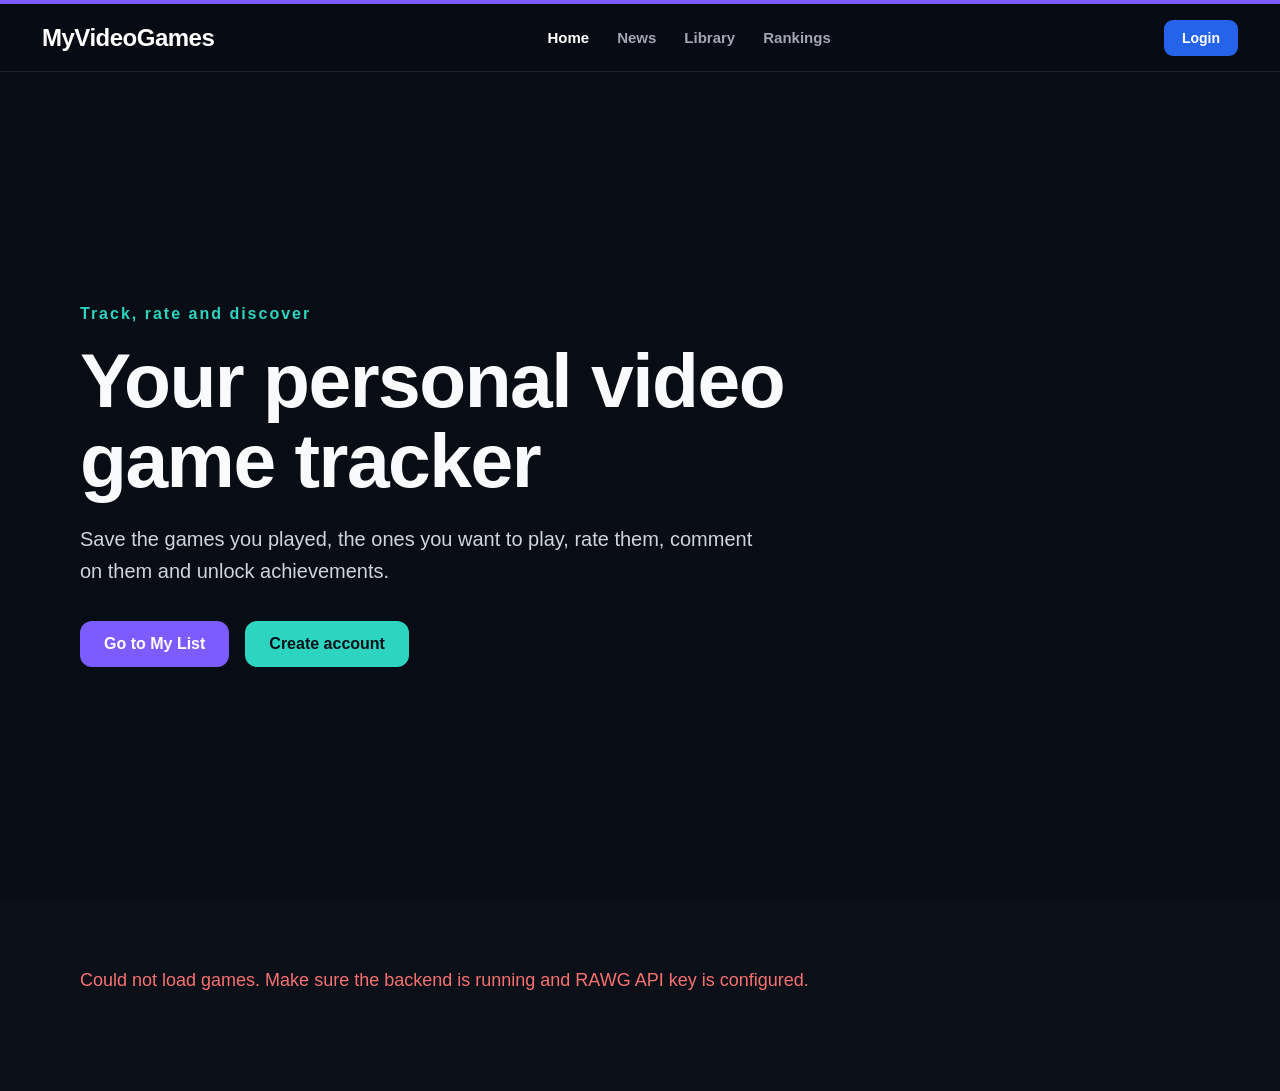
<file: frontend/index.html>
<!DOCTYPE html>
<html lang="en">
<head>
    <meta charset="UTF-8">
    <meta name="viewport" content="width=device-width, initial-scale=1.0">
    <title>MyVideoGames</title>

    <link rel="stylesheet" href="css/style.css">
</head>
<body>

    <header class="site-header">
        <a href="index.html" class="logo">MyVideoGames</a>

        <nav class="main-nav">
            <a href="index.html" class="active">Home</a>
            <a href="news.html">News</a>
            <a href="library.html">Library</a>
            <a href="rankings.html">Rankings</a>
        </nav>

        <div id="user-menu-container"></div>
    </header>

    <main>
        <section class="home-hero">
            <div class="hero-content">
                <p class="hero-kicker">Track, rate and discover</p>

                <h1>Your personal video game tracker</h1>

                <p class="hero-text">
                    Save the games you played, the ones you want to play, rate them,
                    comment on them and unlock achievements.
                </p>

                <div class="hero-actions" id="homeHeroActions">
                    <!-- JavaScript fills this depending on login state -->
                </div>
            </div>
        </section>

        <section class="home-games-area">
            <div id="home-categories-container"></div>
        </section>
    </main>

    <script src="js/auth.js"></script>
    <script src="js/api.js"></script>
    <script src="js/achievements.js"></script>
    <script src="js/app.js"></script>
</body>
</html>
</file>
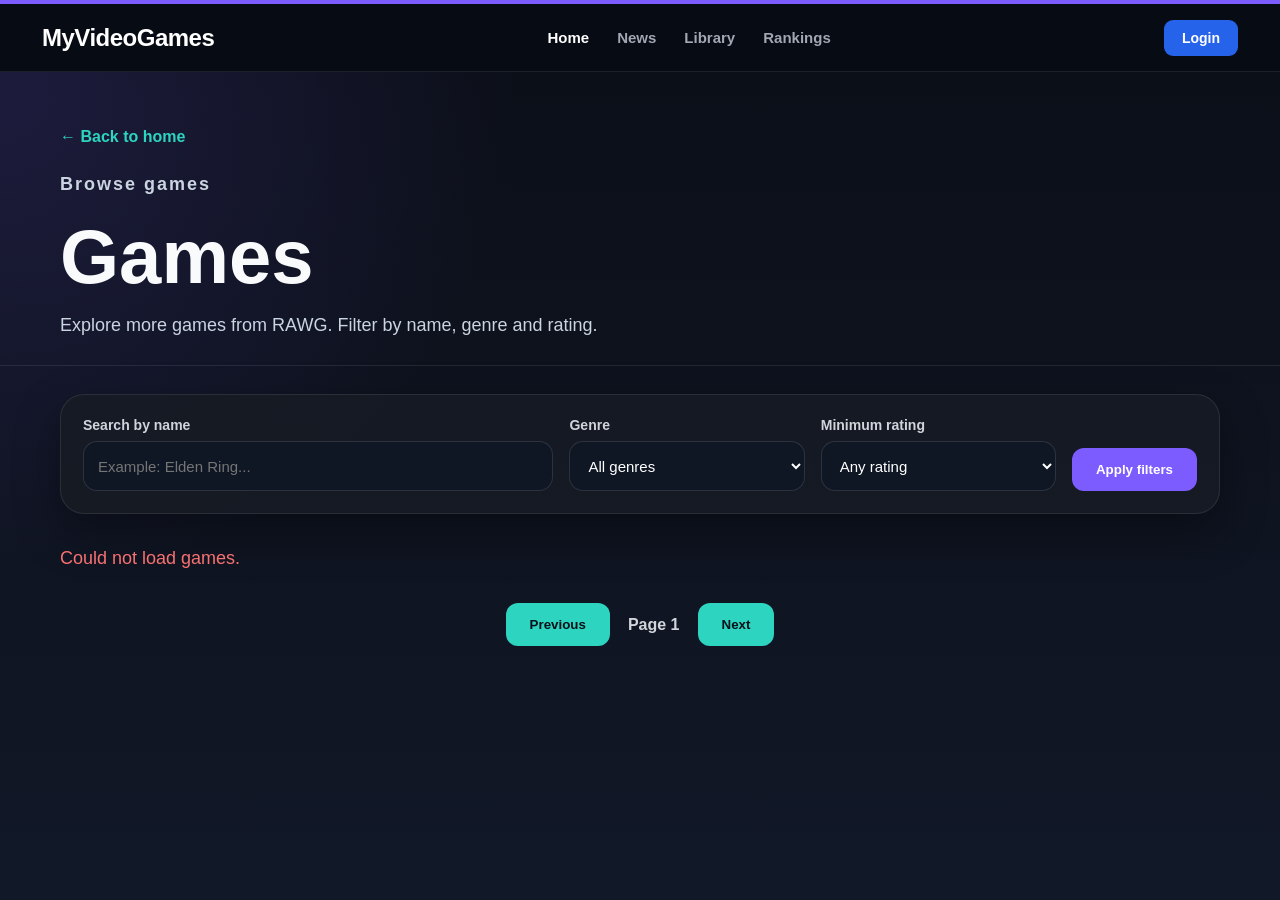
<file: frontend/category.html>
<!DOCTYPE html>
<html lang="en">
<head>
    <meta charset="UTF-8">
    <meta name="viewport" content="width=device-width, initial-scale=1.0">
    <title>Browse Games - MyVideoGames</title>

    <link rel="stylesheet" href="css/style.css">
</head>
<body>

    <header class="site-header">
        <a href="index.html" class="logo">MyVideoGames</a>

        <nav class="main-nav">
            <a href="index.html" class="active">Home</a>
            <a href="news.html">News</a>
            <a href="library.html">Library</a>
            <a href="rankings.html">Rankings</a>
        </nav>

        <div id="user-menu-container"></div>
    </header>

    <main class="category-page">
        <section class="category-page-hero">
            <a href="index.html" class="back-link">← Back to home</a>

            <p class="hero-kicker">Browse games</p>
            <h1 id="categoryTitle">Games</h1>
            <p>
                Explore more games from RAWG. Filter by name, genre and rating.
            </p>
        </section>

        <section class="category-filter-panel">
            <div class="category-filters">
                <div class="form-field">
                    <label for="categorySearchInput">Search by name</label>
                    <input type="text" id="categorySearchInput" placeholder="Example: Elden Ring..." />
                </div>

                <div class="form-field">
                    <label for="categoryGenreSelect">Genre</label>
                    <select id="categoryGenreSelect">
                        <option value="">All genres</option>
                        <option value="action">Action</option>
                        <option value="adventure">Adventure</option>
                        <option value="rpg">RPG</option>
                        <option value="shooter">Shooter</option>
                        <option value="indie">Indie</option>
                        <option value="strategy">Strategy</option>
                        <option value="sports">Sports</option>
                        <option value="racing">Racing</option>
                        <option value="simulation">Simulation</option>
                        <option value="puzzle">Puzzle</option>
                        <option value="platformer">Platformer</option>
                    </select>
                </div>

                <div class="form-field">
                    <label for="categoryRatingSelect">Minimum rating</label>
                    <select id="categoryRatingSelect">
                        <option value="">Any rating</option>
                        <option value="2">2+</option>
                        <option value="3">3+</option>
                        <option value="3.5">3.5+</option>
                        <option value="4">4+</option>
                        <option value="4.5">4.5+</option>
                    </select>
                </div>

                <button type="button" class="btn btn-primary" id="applyCategoryFilters">
                    Apply filters
                </button>
            </div>
        </section>

        <section class="category-results-section">
            <div id="categoryGamesContainer" class="category-games-grid">
                <p class="loading-message">Loading games...</p>
            </div>

            <div class="category-pagination">
                <button type="button" class="btn btn-secondary" id="prevPageButton">
                    Previous
                </button>

                <span id="pageIndicator">Page 1</span>

                <button type="button" class="btn btn-secondary" id="nextPageButton">
                    Next
                </button>
            </div>
        </section>
    </main>

    <script src="js/auth.js"></script>
    <script src="js/api.js"></script>
    <script src="js/achievements.js"></script>
    <script src="js/category.js"></script>
</body>
</html>
</file>
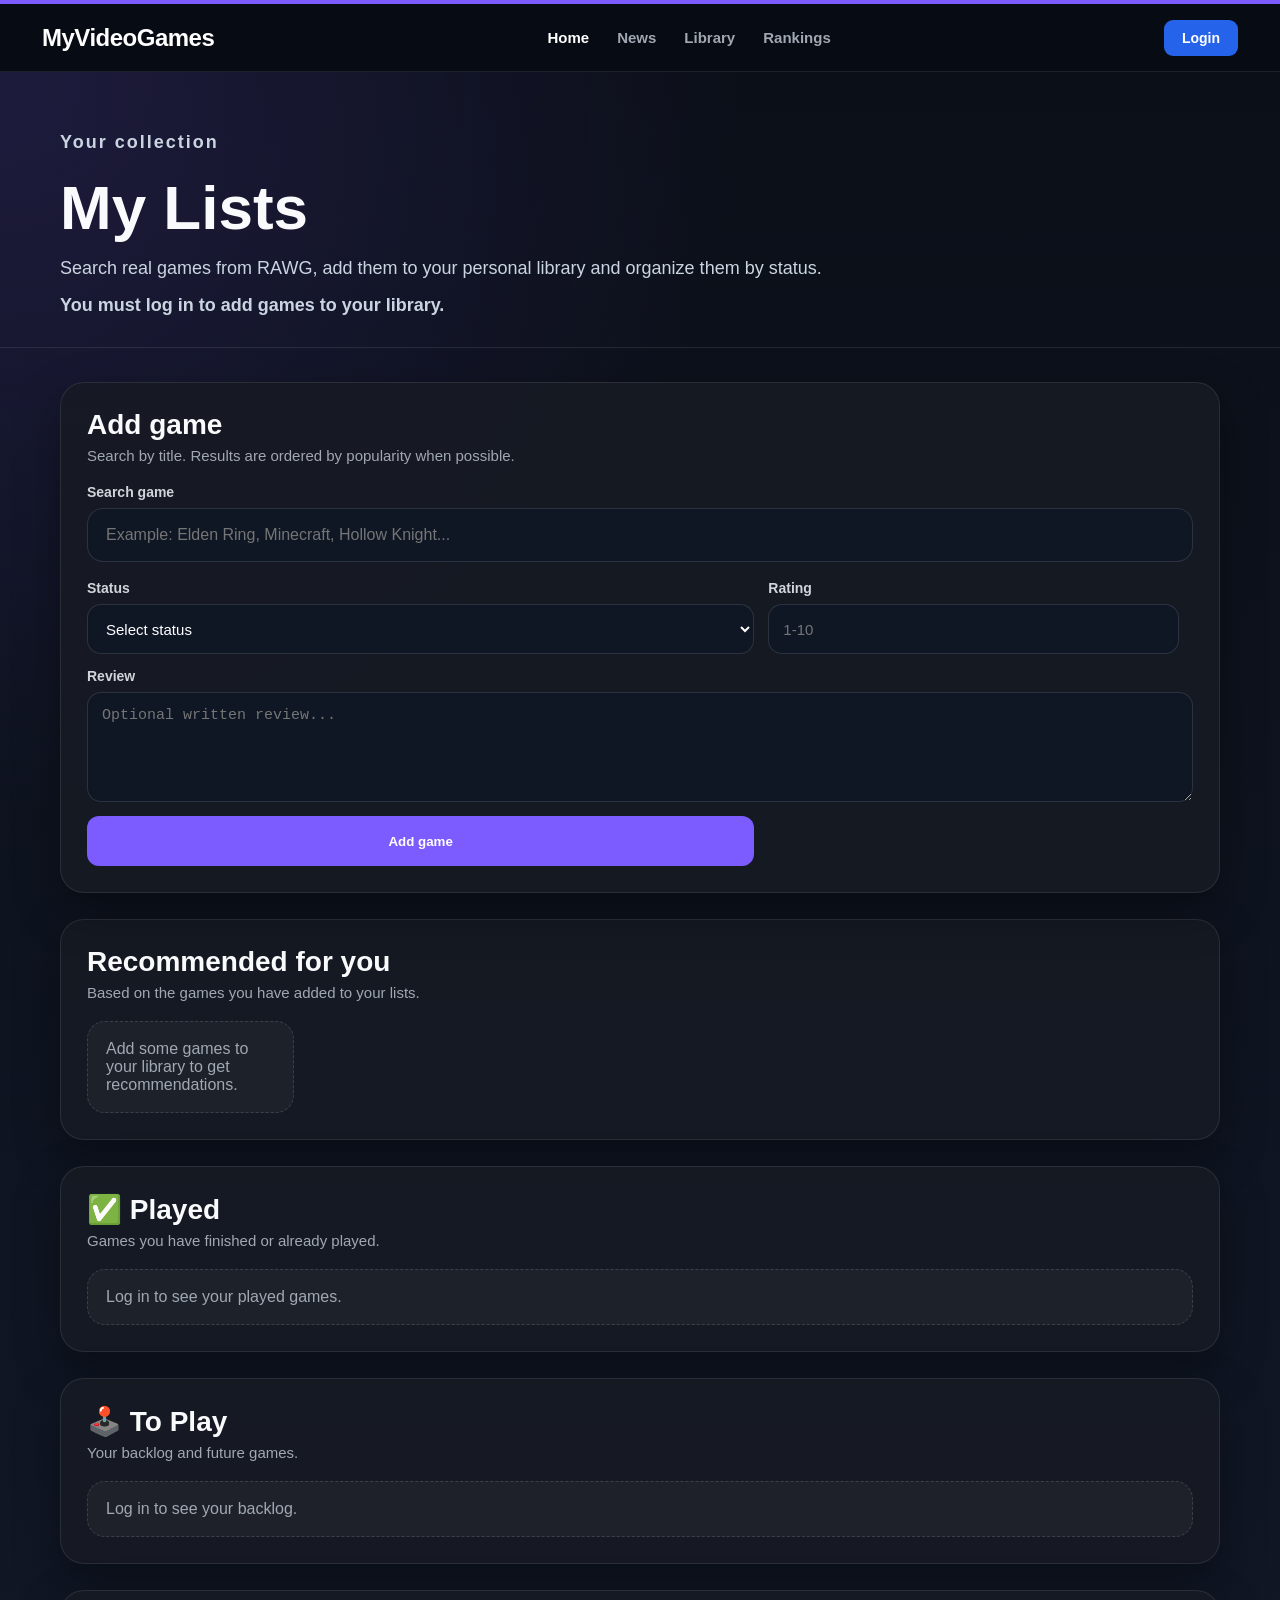
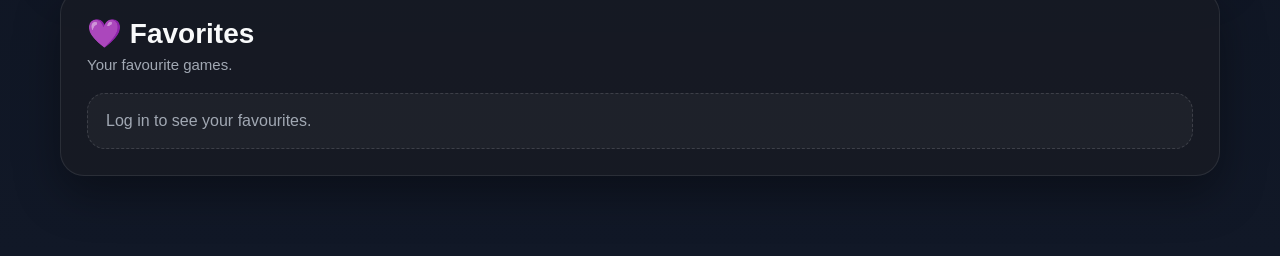
<file: frontend/library.html>
<!DOCTYPE html>
<html lang="en">
<head>
  <meta charset="UTF-8" />
  <meta name="viewport" content="width=device-width, initial-scale=1.0" />
  <title>My Lists - My Video Game List</title>
  <link rel="stylesheet" href="css/style.css" />
</head>
<body>
  <header class="site-header">
    <a href="index.html" class="logo">MyVideoGames</a>
    <nav class="main-nav">
      <a href="index.html" class="active">Home</a>
      <a href="news.html">News</a>
      <a href="library.html">Library</a>
      <a href="rankings.html">Rankings</a>
  </nav>

    <div id="user-menu-container"></div>
  </header>

  <main class="library-page">
    <section class="library-hero">
      <div>
        <p class="hero-kicker">Your collection</p>
        <h1>My Lists</h1>
        <p>Search real games from RAWG, add them to your personal library and organize them by status.</p>
        <p id="welcomeUser" class="welcome-user"></p>
      </div>
    </section>

    <section class="library-layout">
      <section class="library-panel add-game-panel">
        <div class="section-header">
          <h2>Add game</h2>
          <p>Search by title. Results are ordered by popularity when possible.</p>
        </div>

        <div class="game-search-box">
          <label for="gameSearchInput">Search game</label>
          <input type="text" id="gameSearchInput" placeholder="Example: Elden Ring, Minecraft, Hollow Knight..." autocomplete="off" />
          <div id="searchResults" class="search-results"></div>
        </div>

        <div id="selectedGamePreview" class="selected-game-preview" style="display: none;"></div>

        <form id="quickAddForm" class="quick-form library-add-form">
          <input type="hidden" id="selectedGameId" />
          <input type="hidden" id="selectedGameTitle" />

          <div class="form-field">
            <label for="gameStatus">Status</label>
            <select id="gameStatus" required>
              <option value="">Select status</option>
              <option value="played">Played</option>
              <option value="toplay">To Play</option>
              <option value="favorite">Favorite</option>
            </select>
          </div>

          <div class="form-field">
            <label for="gameRating">Rating</label>
            <input type="number" id="gameRating" min="1" max="10" placeholder="1-10" />
          </div>
          <div class="form-field full-library-field">
            <label for="gameReview">Review</label>
            <textarea id="gameReview" placeholder="Optional written review..."></textarea>
          </div>

          <button type="submit" class="btn btn-primary library-add-button">Add game</button>
        </form>
      </section>

      <section class="library-panel recommendation-panel">
        <div class="section-header">
          <h2>Recommended for you</h2>
          <p>Based on the games you have added to your lists.</p>
        </div>
      
        <div id="recommendationsContainer" class="recommendation-grid">
          <div class="empty-box">Add some games to your library to get recommendations.</div>
        </div>
      </section>
      
      <section class="library-panel">
        <div class="section-header">
          <h2>✅ Played</h2>
          <p>Games you have finished or already played.</p>
        </div>
        <div id="playedList" class="simple-list"></div>
      </section>

      <section class="library-panel">
        <div class="section-header">
          <h2>🕹️ To Play</h2>
          <p>Your backlog and future games.</p>
        </div>
        <div id="toPlayList" class="simple-list"></div>
      </section>

      <section class="library-panel">
        <div class="section-header">
          <h2>💜 Favorites</h2>
          <p>Your favourite games.</p>
        </div>
        <div id="favoriteList" class="simple-list"></div>
      </section>
    </section>
  </main>
  <div id="editListModalOverlay" class="modal-overlay hidden">
  <div class="post-modal">
    <div class="modal-header">
      <div>
        <p class="hero-kicker">Edit game</p>
        <h2 id="editGameTitle">Edit game</h2>
      </div>

      <button type="button" class="modal-close-button" onclick="closeEditListItemModal()">
        ×
      </button>
    </div>

    <form id="editListForm" class="post-form">
      <input type="hidden" id="editListItemId">

      <div class="form-grid-two">
        <div class="form-field">
          <label for="editGameStatus">Status</label>
          <select id="editGameStatus" required>
            <option value="played">Played</option>
            <option value="toplay">To Play</option>
            <option value="favorite">Favorite</option>
          </select>
        </div>

        <div class="form-field">
          <label for="editGameRating">Rating</label>
          <input type="number" id="editGameRating" min="1" max="10" placeholder="1-10">
        </div>
      </div>

      <div class="form-field">
        <label for="editGameReview">Review</label>
        <textarea id="editGameReview" placeholder="Write your review..."></textarea>
      </div>

      <div class="modal-actions">
        <button type="button" class="btn btn-secondary" onclick="closeEditListItemModal()">
          Cancel
        </button>

        <button type="submit" class="btn btn-primary">
          Save changes
        </button>
      </div>
    </form>
  </div>
</div>

  <script src="js/auth.js"></script>
  <script src="js/api.js"></script>
  <script src="js/achievements.js"></script>
  <script src="js/library.js"></script>
</body>
</html>
</file>
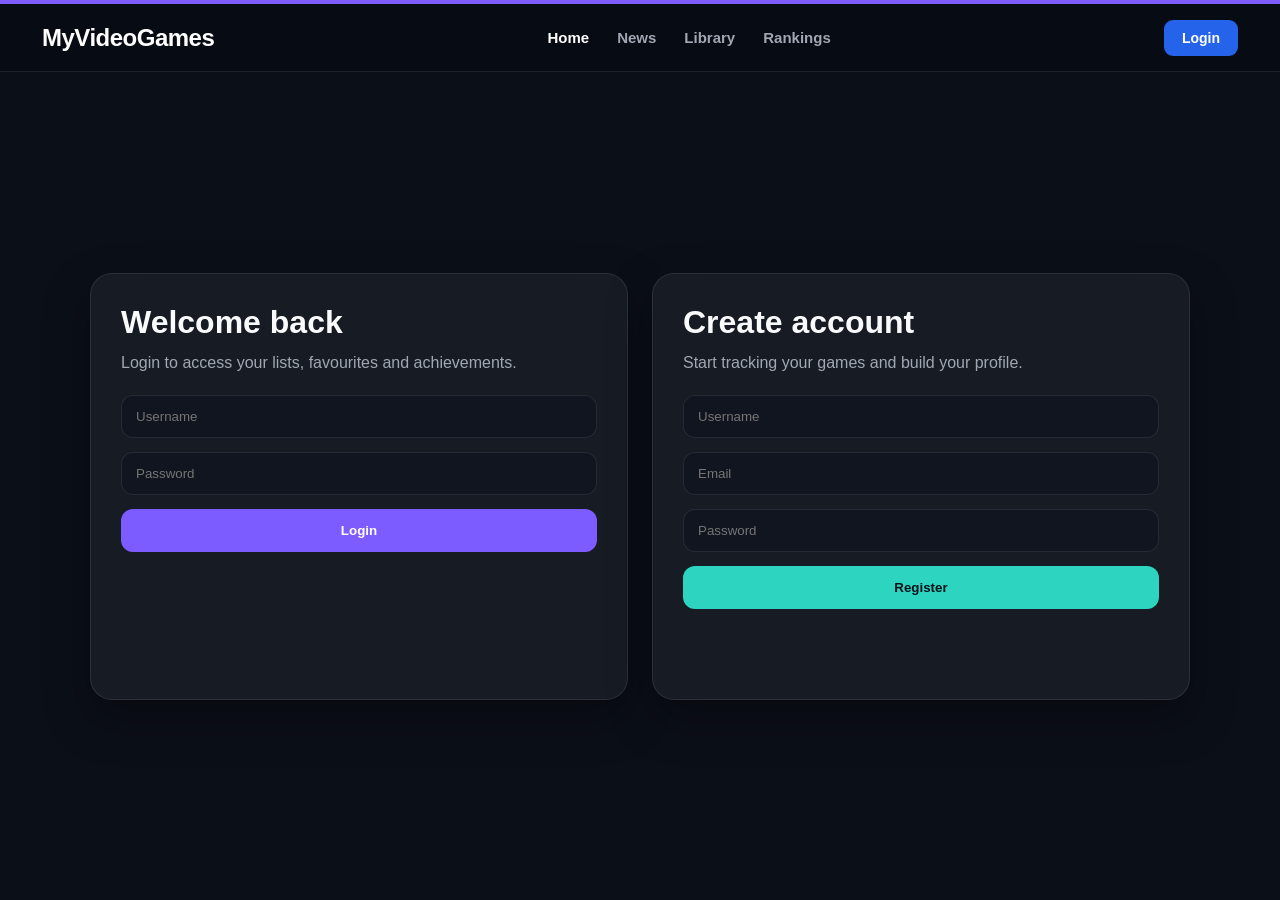
<file: frontend/login.html>
<!DOCTYPE html>
<html lang="en">
<head>
  <meta charset="UTF-8" />
  <meta name="viewport" content="width=device-width, initial-scale=1.0" />
  <title>Login - My Video Game List</title>
  <link rel="stylesheet" href="css/style.css" />
</head>
<body>
  <header class="site-header">
    <a href="index.html" class="logo">MyVideoGames</a>

    <nav class="main-nav">
      <a href="index.html" class="active">Home</a>
      <a href="news.html">News</a>
      <a href="library.html">Library</a>
      <a href="rankings.html">Rankings</a>
  </nav>
    <div id="user-menu-container"></div>
</header>

  <main class="auth-page">
    <div class="auth-wrapper">
      <div class="auth-card">
        <h1>Welcome back</h1>
        <p>Login to access your lists, favourites and achievements.</p>

        <form id="loginForm" class="auth-form">
          <input type="text" id="loginUsername" placeholder="Username" required />
          <input type="password" id="loginPassword" placeholder="Password" required />
          <button type="submit" class="btn btn-primary full-width">Login</button>
        </form>

        <p id="loginMessage" class="message"></p>
      </div>

      <div class="auth-card">
        <h1>Create account</h1>
        <p>Start tracking your games and build your profile.</p>

        <form id="registerForm" class="auth-form">
          <input type="text" id="registerUsername" placeholder="Username" required />
          <input type="email" id="registerEmail" placeholder="Email" required />
          <input type="password" id="registerPassword" placeholder="Password" required />
          <button type="submit" class="btn btn-secondary full-width">Register</button>
        </form>

        <p id="registerMessage" class="message"></p>
      </div>
    </div>
  </main>

  <script src="js/api.js"></script>
  <script src="js/auth.js"></script>
  
</body>
</html>
</file>
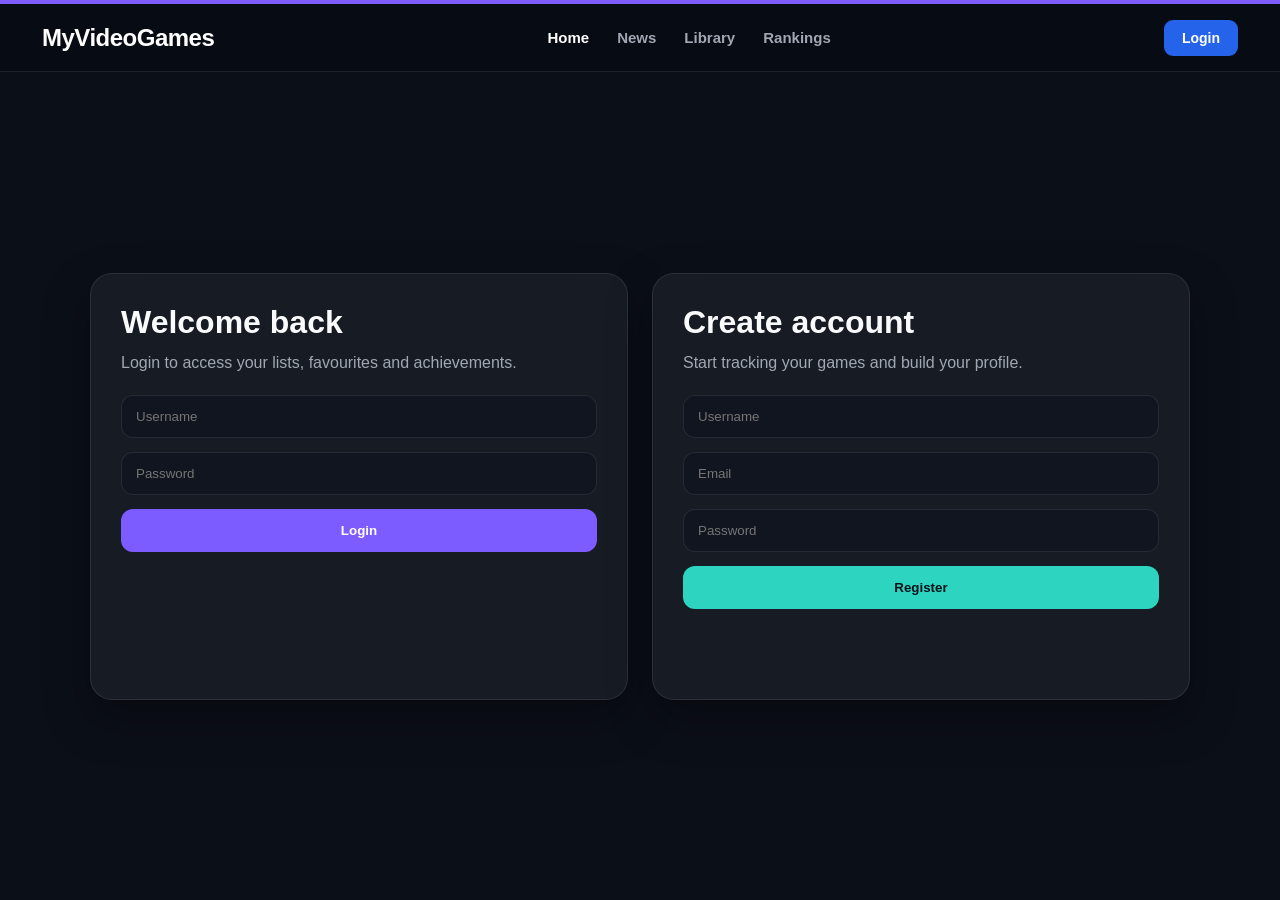
<file: frontend/messages.html>
<!DOCTYPE html>
<html lang="en">
<head>
    <meta charset="UTF-8">
    <meta name="viewport" content="width=device-width, initial-scale=1.0">
    <title>Messages - MyVideoGames</title>

    <link rel="stylesheet" href="css/style.css">
</head>
<body>

    <header class="site-header">
        <a href="index.html" class="logo">MyVideoGames</a>

        <nav class="main-nav">
            <a href="index.html">Home</a>
            <a href="rankings.html">Rankings</a>
            <a href="news.html">News</a>
            <a href="library.html">Library</a>
        </nav>

        <div id="user-menu-container"></div>
    </header>

    <main class="messages-page">
        <section class="messages-hero">
            <p class="hero-kicker">Private messages</p>
            <h1>Messages</h1>
            <p>Talk with other users from the community and LFG posts.</p>
        </section>

        <section class="messages-layout">
            <aside class="messages-sidebar">
                <div class="section-header">
                    <h2>Inbox</h2>
                    <p>Your conversations.</p>
                </div>

                <div id="conversationList" class="conversation-list">
                    <div class="empty-box">Loading conversations...</div>
                </div>
            </aside>

            <section class="messages-chat">
                <div id="chatHeader" class="chat-header">
                    <h2>Select a conversation</h2>
                    <p>Choose someone from your inbox or open a user profile and click Message.</p>
                </div>

                <div id="messagesList" class="messages-list">
                    <div class="empty-box">No conversation selected.</div>
                </div>

                <form id="messageForm" class="message-form hidden">
                    <textarea id="messageContent" placeholder="Write a message..." required></textarea>
                    <button type="submit" class="btn btn-primary">Send</button>
                </form>
            </section>
        </section>
    </main>

    <script src="js/auth.js"></script>
    <script src="js/api.js"></script>
    <script src="js/messages.js"></script>
</body>
</html>
</file>
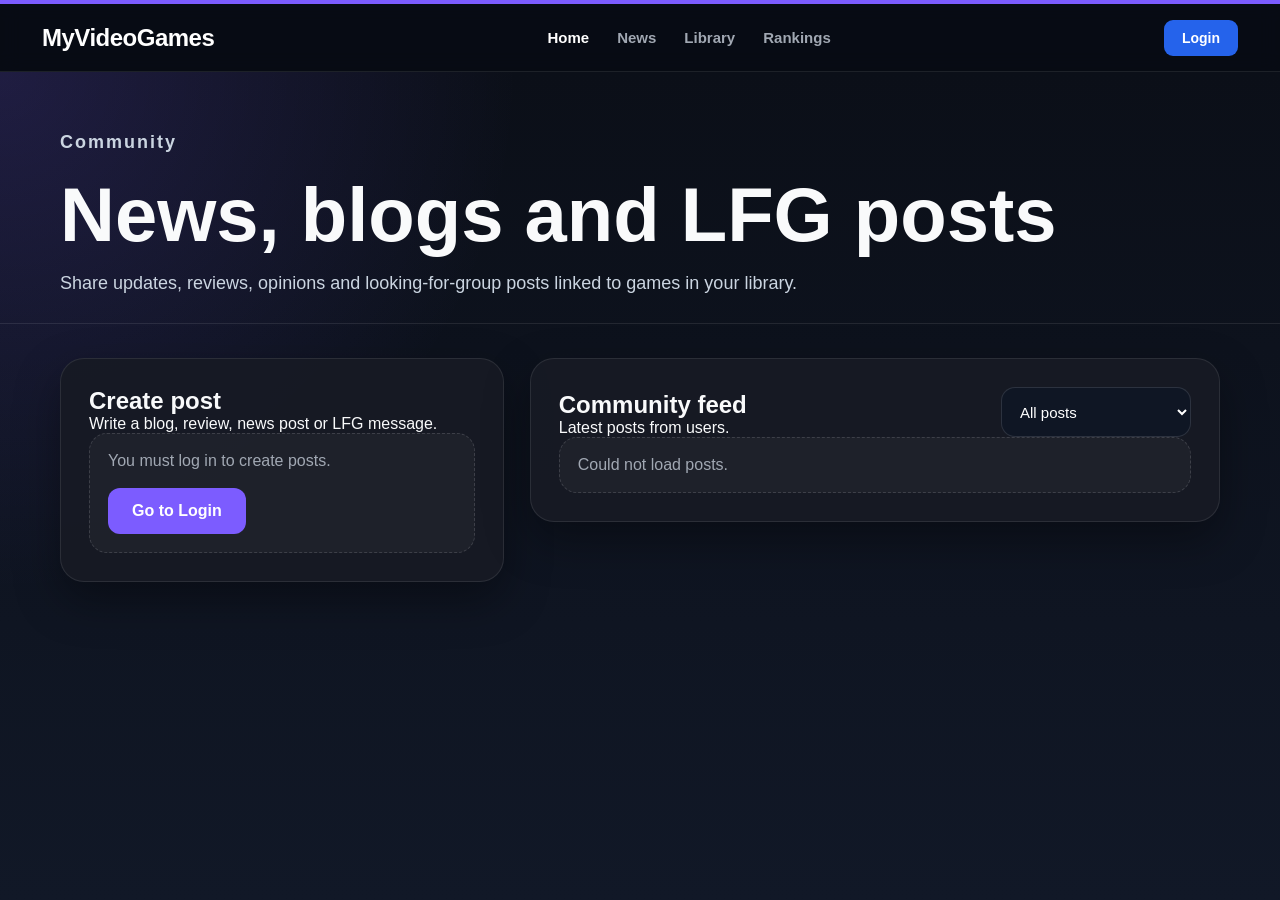
<file: frontend/news.html>
<!DOCTYPE html>
<html lang="en">
<head>
  <meta charset="UTF-8" />
  <meta name="viewport" content="width=device-width, initial-scale=1.0" />
  <title>Community - My Video Game List</title>
  <link rel="stylesheet" href="css/style.css" />
</head>
<body>
  <header class="site-header">
    <a href="index.html" class="logo">MyVideoGames</a>

    <nav class="main-nav">
      <a href="index.html" class="active">Home</a>
      <a href="news.html">News</a>
      <a href="library.html">Library</a>
      <a href="rankings.html">Rankings</a>
  </nav>

    <div id="user-menu-container"></div>
  </header>

  <main class="community-page">
    <section class="community-hero">
      <p class="hero-kicker">Community</p>
      <h1>News, blogs and LFG posts</h1>
      <p>
        Share updates, reviews, opinions and looking-for-group posts linked to games in your library.
      </p>
    </section>

    <section class="community-layout">
      <section class="community-panel create-post-panel">
        <div class="section-header">
          <h2>Create post</h2>
          <p>Write a blog, review, news post or LFG message.</p>
        </div>

        <form id="postForm" class="post-form">
          <div class="form-field">
            <label for="postType">Post type</label>
            <select id="postType" required>
              <option value="">Select type</option>
              <option value="news">News</option>
              <option value="blog">Blog</option>
              <option value="review">Review</option>
              <option value="lfg">LFG / Looking for group</option>
            </select>
          </div>

          <div class="form-field">
            <label for="postGame">Linked game</label>
            <select id="postGame">
              <option value="">No linked game</option>
            </select>
          </div>

          <div class="form-field full-post-field">
            <label for="postTitle">Title</label>
            <input type="text" id="postTitle" placeholder="Example: Looking for people to play Elden Ring" required>
          </div>

          <div class="form-field full-post-field">
            <label for="postContent">Content</label>
            <textarea id="postContent" placeholder="Write your post..." required></textarea>
          </div>

          <button type="submit" class="btn btn-primary">Publish post</button>

          <p id="postMessage" class="message"></p>
        </form>
      </section>

      <section class="community-panel">
        <div class="section-header community-feed-header">
          <div>
            <h2>Community feed</h2>
            <p>Latest posts from users.</p>
          </div>

          <select id="postFilter">
            <option value="">All posts</option>
            <option value="news">News</option>
            <option value="blog">Blog</option>
            <option value="review">Reviews</option>
            <option value="lfg">LFG</option>
          </select>
        </div>

        <div id="postsContainer" class="posts-feed">
          <div class="empty-box">Loading posts...</div>
        </div>
      </section>
    </section>
  </main>

  <script src="js/auth.js"></script>
  <script src="js/api.js"></script>
  <script src="js/news.js"></script>
</body>
</html>
</file>
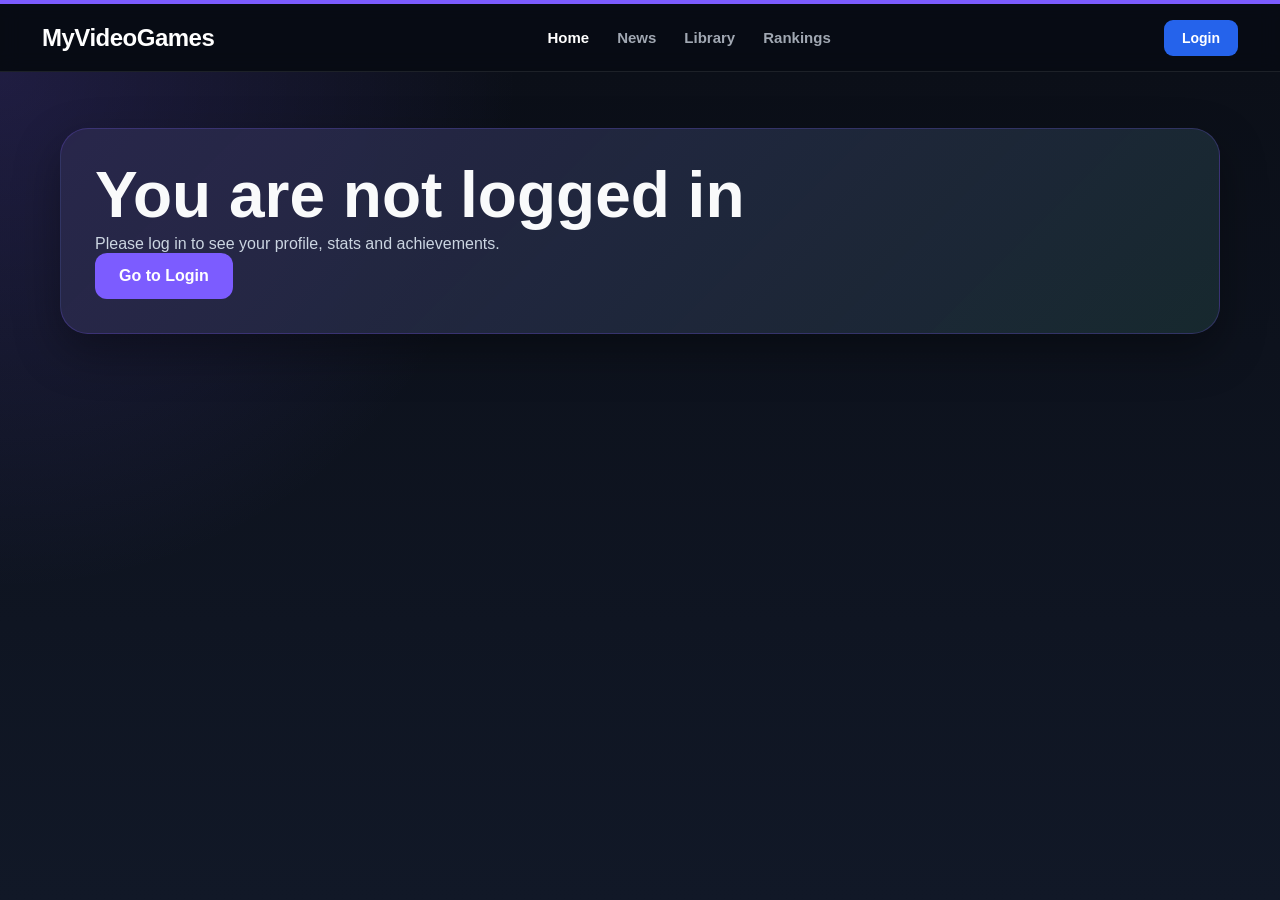
<file: frontend/profile.html>
<!DOCTYPE html>
<html lang="en">
<head>
    <meta charset="UTF-8">
    <meta name="viewport" content="width=device-width, initial-scale=1.0">
    <title>Profile - MyVideoGames</title>

    <link rel="stylesheet" href="css/style.css">
</head>
<body>

    <header class="site-header">
        <a href="index.html" class="logo">MyVideoGames</a>
        <nav class="main-nav">
            <a href="index.html" class="active">Home</a>
            <a href="news.html">News</a>
            <a href="library.html">Library</a>
            <a href="rankings.html">Rankings</a>
        </nav>

        <div id="user-menu-container"></div>
    </header>

    <main class="profile-page">
        <section id="profileContainer">
            <p class="loading-message">Loading profile...</p>
        </section>
    </main>

    <script src="js/auth.js"></script>
    <script src="js/api.js"></script>
    <script src="js/achievements.js"></script>
    <script src="js/profile.js"></script>
</body>
</html>
</file>
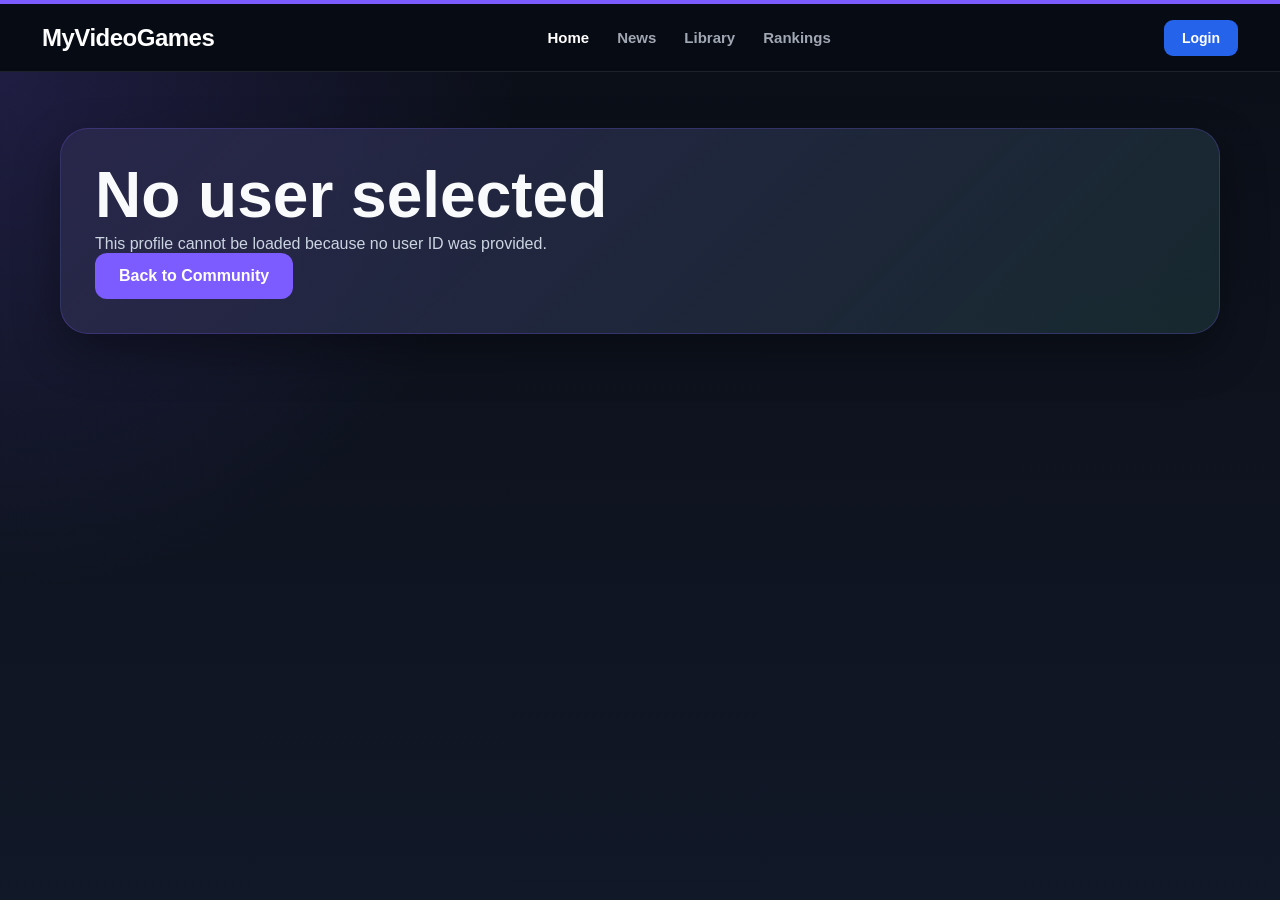
<file: frontend/public-profile.html>
<!DOCTYPE html>
<html lang="en">
<head>
    <meta charset="UTF-8">
    <meta name="viewport" content="width=device-width, initial-scale=1.0">
    <title>User Profile - MyVideoGames</title>

    <link rel="stylesheet" href="css/style.css">
</head>
<body>

    <header class="site-header">
        <a href="index.html" class="logo">MyVideoGames</a>

        <nav class="main-nav">
            <a href="index.html" class="active">Home</a>
            <a href="news.html">News</a>
            <a href="library.html">Library</a>
            <a href="rankings.html">Rankings</a>
        </nav>
        <div id="user-menu-container"></div>
    </header>

    <main class="profile-page">
        <section id="publicProfileContainer">
            <p class="loading-message">Loading profile...</p>
        </section>
    </main>

    <script src="js/auth.js"></script>
    <script src="js/api.js"></script>
    <script src="js/public-profile.js"></script>
</body>
</html>
</file>
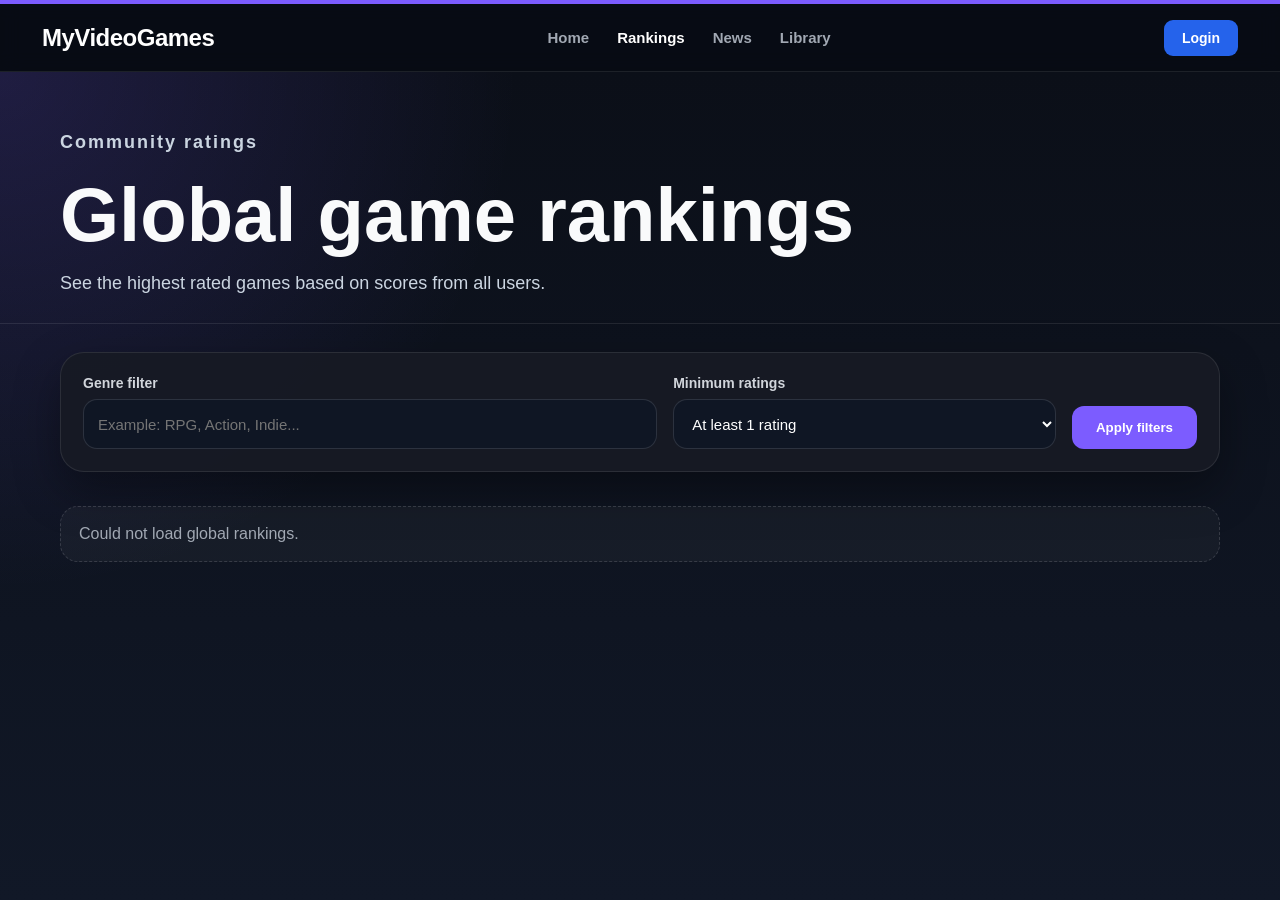
<file: frontend/rankings.html>
<!DOCTYPE html>
<html lang="en">
<head>
    <meta charset="UTF-8">
    <meta name="viewport" content="width=device-width, initial-scale=1.0">
    <title>Global Rankings - MyVideoGames</title>

    <link rel="stylesheet" href="css/style.css">
</head>
<body>

    <header class="site-header">
        <a href="index.html" class="logo">MyVideoGames</a>

        <nav class="main-nav">
            <a href="index.html">Home</a>
            <a href="rankings.html" class="active">Rankings</a>
            <a href="news.html">News</a>
            <a href="library.html">Library</a>
        </nav>

        <div id="user-menu-container"></div>
    </header>

    <main class="ranking-page">
        <section class="ranking-hero">
            <p class="hero-kicker">Community ratings</p>
            <h1>Global game rankings</h1>
            <p>
                See the highest rated games based on scores from all users.
            </p>
        </section>

        <section class="ranking-filter-panel">
            <div class="ranking-filters">
                <div class="form-field">
                    <label for="rankingGenre">Genre filter</label>
                    <input type="text" id="rankingGenre" placeholder="Example: RPG, Action, Indie...">
                </div>

                <div class="form-field">
                    <label for="rankingMinRatings">Minimum ratings</label>
                    <select id="rankingMinRatings">
                        <option value="1">At least 1 rating</option>
                        <option value="2">At least 2 ratings</option>
                        <option value="3">At least 3 ratings</option>
                        <option value="5">At least 5 ratings</option>
                    </select>
                </div>

                <button type="button" class="btn btn-primary" id="rankingApplyButton">
                    Apply filters
                </button>
            </div>
        </section>

        <section class="ranking-results-section">
            <div id="globalRankingContainer" class="global-ranking-list">
                <p class="loading-message">Loading rankings...</p>
            </div>
        </section>
    </main>

    <script src="js/auth.js"></script>
    <script src="js/api.js"></script>
    <script src="js/rankings.js"></script>
</body>
</html>
</file>
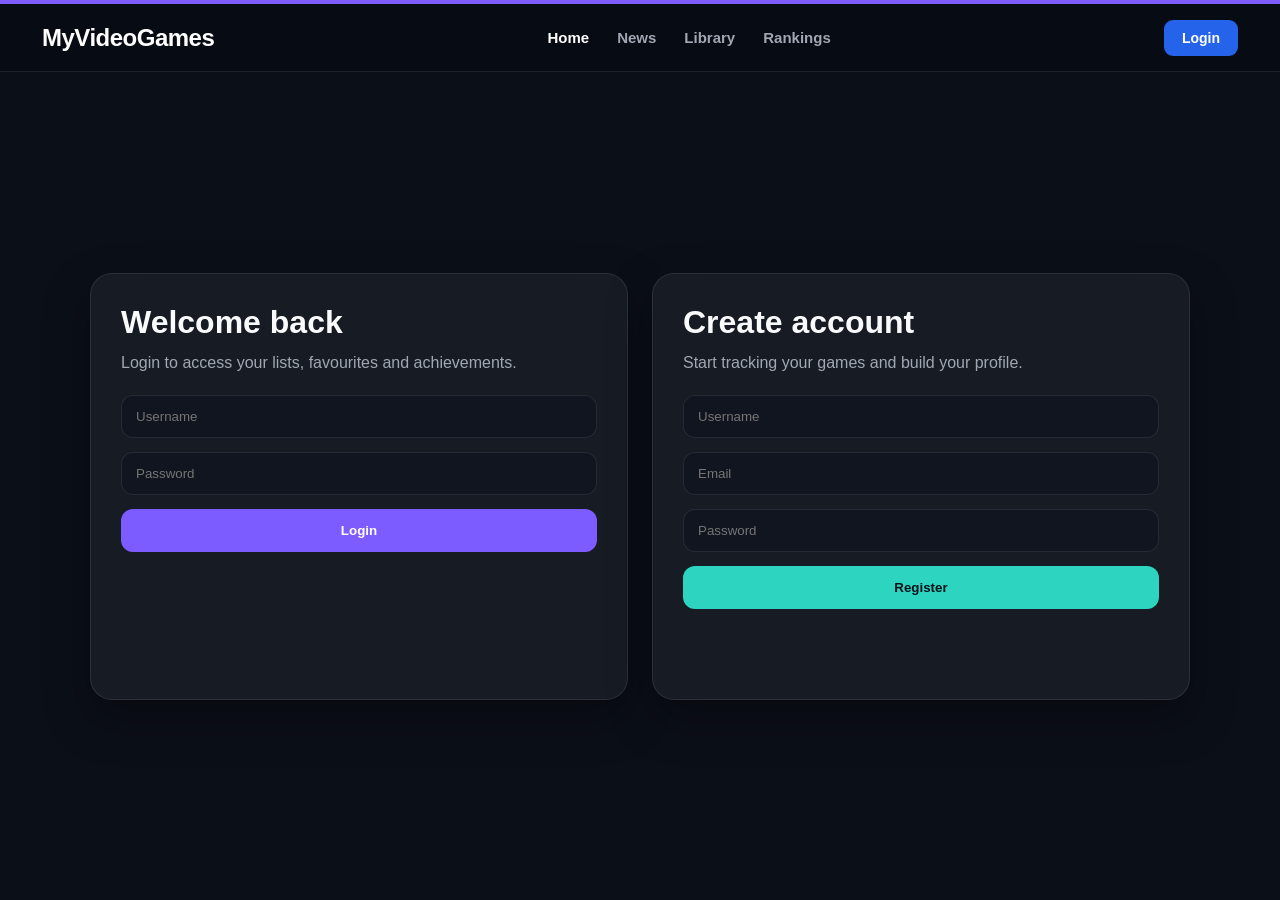
<file: frontend/settings.html>
<!DOCTYPE html>
<html lang="en">
<head>
    <meta charset="UTF-8">
    <meta name="viewport" content="width=device-width, initial-scale=1.0">
    <title>Settings - MyVideoGames</title>

    <link rel="stylesheet" href="css/style.css">
</head>
<body>

    <header class="site-header">
        <a href="index.html" class="logo">MyVideoGames</a>

        <nav class="main-nav">
            <a href="index.html" class="active">Home</a>
            <a href="news.html">News</a>
            <a href="library.html">Library</a>
            <a href="rankings.html">Rankings</a>
        </nav>
        <div id="user-menu-container"></div>
    </header>

    <main class="settings-page">
        <section class="settings-hero">
            <p class="hero-kicker">Account settings</p>
            <h1>Settings</h1>
            <p>Update your username, email and password.</p>
        </section>

        <section class="settings-layout">
            <div class="settings-card">
                <div class="section-header">
                    <h2>Profile information</h2>
                    <p>These details are used for your account and profile.</p>
                </div>

                <form id="settingsForm" class="settings-form">
                    <div class="form-field">
                        <label for="settingsUsername">Username</label>
                        <input type="text" id="settingsUsername" required>
                    </div>

                    <div class="form-field">
                        <label for="settingsEmail">Email</label>
                        <input type="email" id="settingsEmail" required>
                    </div>

                    <div class="form-field">
                        <label for="settingsPassword">New password</label>
                        <input type="password" id="settingsPassword" placeholder="Leave empty to keep current password">
                    </div>

                    <button type="submit" class="btn btn-primary">Save changes</button>

                    <p id="settingsMessage" class="message"></p>
                </form>
            </div>

            <div class="settings-card">
                <div class="section-header">
                    <h2>Account preview</h2>
                    <p>This is how your profile appears in the app.</p>
                </div>

                <div class="settings-preview">
                    <div id="settingsAvatar" class="profile-avatar">U</div>

                    <div>
                        <h3 id="settingsPreviewUsername">User</h3>
                        <p id="settingsPreviewEmail">email@example.com</p>
                    </div>
                </div>

                <div class="settings-note">
                    <strong>Note:</strong>
                    For now your avatar uses the first letter of your username. Later we can add profile pictures with an avatar URL.
                </div>
            </div>
        </section>
    </main>

    <script src="js/auth.js"></script>
    <script src="js/api.js"></script>
    <script src="js/settings.js"></script>
</body>
</html>
</file>
<file: frontend/css/style.css>
/* ===============================
   RESET / BASE
================================ */

* {
  margin: 0;
  padding: 0;
  box-sizing: border-box;
}

:root {
  --bg: #0b0f18;
  --bg-soft: #111827;
  --card: #171b24;
  --card-hover: #202637;
  --text: #f9fafb;
  --muted: #a1a8b3;
  --primary: #7c5cff;
  --primary-hover: #6344f5;
  --secondary: #2dd4bf;
  --secondary-hover: #14b8a6;
  --danger: #ff5d73;
  --border: rgba(255, 255, 255, 0.09);
  --shadow: 0 18px 45px rgba(0, 0, 0, 0.35);
}

html,
body {
  width: 100%;
  min-height: 100%;
  background: var(--bg);
  color: var(--text);
  font-family: Arial, Helvetica, sans-serif;
  overflow-x: hidden;
}

body {
  min-height: 100vh;
}

a {
  color: inherit;
  text-decoration: none;
}

button {
  font-family: inherit;
}

/* ===============================
 HEADER
================================ */

.site-header {
  width: 100%;
  height: 72px;
  background: rgba(8, 12, 20, 0.96);
  border-top: 4px solid var(--primary);
  border-bottom: 1px solid var(--border);
  display: flex;
  align-items: center;
  justify-content: space-between;
  padding: 0 42px;
  position: sticky;
  top: 0;
  z-index: 1000;
  backdrop-filter: blur(10px);
}

.logo {
  color: white;
  font-size: 24px;
  font-weight: 800;
  letter-spacing: -0.5px;
}

.main-nav {
  display: flex;
  align-items: center;
  gap: 28px;
}

.main-nav a {
  color: var(--muted);
  font-size: 15px;
  font-weight: 700;
  transition: 0.2s ease;
}

.main-nav a:hover,
.main-nav a.active {
  color: white;
}

/* ===============================
 USER MENU / LOGIN BUTTON
================================ */

.auth-buttons {
  display: flex;
  align-items: center;
  gap: 10px;
}

.btn-login {
  background: #2563eb;
  color: white;
  padding: 10px 18px;
  border-radius: 9px;
  font-weight: 800;
  font-size: 14px;
}

.user-menu {
  position: relative;
}

.user-menu-button {
  background: transparent;
  color: white;
  border: 1px solid #303746;
  padding: 7px 12px;
  border-radius: 999px;
  display: flex;
  align-items: center;
  gap: 9px;
  cursor: pointer;
}

.user-menu-button:hover {
  background-color: #1b2130;
}

.avatar {
  width: 32px;
  height: 32px;
  border-radius: 50%;
  background: #d9f99d;
  color: #1a2e05;
  display: flex;
  align-items: center;
  justify-content: center;
  font-weight: 800;
}

.avatar.large {
  width: 42px;
  height: 42px;
}

.user-name {
  font-size: 14px;
  font-weight: 700;
}

.arrow {
  font-size: 12px;
  color: var(--muted);
}

.user-dropdown {
  position: absolute;
  top: 52px;
  right: 0;
  width: 260px;
  background: #0d1117;
  border: 1px solid #30363d;
  border-radius: 12px;
  box-shadow: var(--shadow);
  padding: 10px;
  z-index: 2000;
}

.hidden {
  display: none;
}

.dropdown-header {
  display: flex;
  align-items: center;
  gap: 12px;
  padding: 12px;
}

.dropdown-header p {
  margin-top: 2px;
  color: #8b949e;
  font-size: 13px;
}

.user-dropdown hr {
  border: none;
  border-top: 1px solid #30363d;
  margin: 8px 0;
}

.dropdown-item {
  display: block;
  width: 100%;
  text-align: left;
  color: #f0f6fc;
  background: transparent;
  border: none;
  text-decoration: none;
  padding: 10px 12px;
  border-radius: 8px;
  font-size: 14px;
  cursor: pointer;
}

.dropdown-item:hover {
  background: #161b22;
}

.logout-button {
  color: #f87171;
}

/* ===============================
 HERO
================================ */

.home-hero {
  position: relative;
  width: 100%;
  min-height: calc(100vh - 72px);
  display: flex;
  align-items: center;
  padding: 0 80px;
  background:
      linear-gradient(90deg, rgba(8, 12, 20, 0.96) 0%, rgba(8, 12, 20, 0.72) 45%, rgba(8, 12, 20, 0.95) 100%),
      linear-gradient(180deg, rgba(8, 12, 20, 0.1) 0%, rgba(8, 12, 20, 1) 100%),
      url("https://images.unsplash.com/photo-1542751371-adc38448a05e?auto=format&fit=crop&w=1800&q=80");
  background-size: cover;
  background-position: center;
}

.hero-overlay {
  display: none;
}

.hero-content {
  max-width: 720px;
  position: relative;
  z-index: 2;
}

.hero-kicker {
  color: var(--secondary);
  font-weight: 800;
  letter-spacing: 2px;
  margin-bottom: 18px;
}

.hero-content h1 {
  font-size: clamp(46px, 6vw, 86px);
  line-height: 1.04;
  margin-bottom: 22px;
  letter-spacing: -1.5px;
}

.hero-text {
  color: #d1d5db;
  font-size: 20px;
  line-height: 1.6;
  max-width: 680px;
}

.hero-actions {
  display: flex;
  gap: 16px;
  margin-top: 34px;
  flex-wrap: wrap;
}

.btn {
  display: inline-flex;
  align-items: center;
  justify-content: center;
  border: none;
  border-radius: 12px;
  padding: 14px 24px;
  font-weight: 800;
  cursor: pointer;
  transition: 0.2s ease;
}

.btn-primary {
  background: var(--primary);
  color: white;
}

.btn-primary:hover {
  background: var(--primary-hover);
  transform: translateY(-1px);
}

.btn-secondary {
  background: var(--secondary);
  color: #06111a;
}

.btn-secondary:hover {
  background: var(--secondary-hover);
  transform: translateY(-1px);
}

/* ===============================
 GAMES SECTION
================================ */

.games-section {
  width: 100%;
  padding: 70px 80px 100px;
  background: var(--bg);
}

.section-title {
  margin-bottom: 32px;
}

.section-title h2 {
  font-size: 40px;
  margin-bottom: 8px;
  letter-spacing: -0.5px;
}

.section-title p {
  color: var(--muted);
  font-size: 18px;
}

.games-grid {
  display: grid;
  grid-template-columns: repeat(auto-fill, minmax(230px, 1fr));
  gap: 28px;
  width: 100%;
}

/* ===============================
 GAME CARD
================================ */

.game-card {
  background: var(--card);
  border: 1px solid var(--border);
  border-radius: 18px;
  overflow: hidden;
  min-height: 440px;
  display: flex;
  flex-direction: column;
  box-shadow: var(--shadow);
  transition: 0.25s ease;
}

.game-card:hover {
  transform: translateY(-5px);
  background: var(--card-hover);
  border-color: rgba(124, 92, 255, 0.55);
}

.game-image-wrapper {
  width: 100%;
  height: 310px;
  background: #1f2937;
  overflow: hidden;
}

.game-image {
  width: 100%;
  height: 100%;
  object-fit: cover;
  display: block;
}

/* por si alguna imagen antigua entra sin wrapper */
.game-card > img {
  width: 100%;
  height: 310px;
  object-fit: cover;
  display: block;
}

.game-info {
  padding: 18px;
  display: flex;
  flex-direction: column;
  flex: 1;
}

.game-info h3 {
  font-size: 19px;
  margin-bottom: 8px;
}

.game-genre,
.game-platform {
  color: var(--muted);
  font-size: 14px;
  margin-bottom: 8px;
}

.game-button {
  width: 100%;
  margin-top: auto;
  padding: 12px;
  border: none;
  border-radius: 10px;
  background: var(--primary);
  color: white;
  font-weight: 800;
  cursor: pointer;
  transition: 0.2s ease;
}

.game-button:hover {
  background: var(--primary-hover);
}

.game-button.added {
  background: #16a34a;
  cursor: default;
}

.game-button.login-required {
  background: #52525b;
}

.game-button.login-required:hover {
  background: #71717a;
}

.loading-message,
.empty-message,
.error-message {
  color: var(--muted);
  font-size: 18px;
}

.error-message {
  color: #f87171;
}

/* ===============================
 LOGIN / REGISTER PAGES
================================ */

.auth-page {
  min-height: calc(100vh - 72px);
  display: flex;
  justify-content: center;
  align-items: center;
  padding: 40px;
}

.auth-wrapper {
  width: 100%;
  max-width: 1100px;
  display: grid;
  grid-template-columns: repeat(auto-fit, minmax(320px, 1fr));
  gap: 24px;
}

.auth-card {
  background: var(--card);
  border: 1px solid var(--border);
  border-radius: 22px;
  padding: 30px;
  box-shadow: var(--shadow);
}

.auth-card h1 {
  margin-bottom: 10px;
}

.auth-card p {
  color: var(--muted);
  margin-bottom: 20px;
  line-height: 1.5;
}

.auth-form {
  display: flex;
  flex-direction: column;
  gap: 14px;
}

.auth-form input,
.quick-form input,
.quick-form select {
  background: #111520;
  border: 1px solid var(--border);
  color: white;
  border-radius: 12px;
  padding: 13px 14px;
  outline: none;
}

.message {
  margin-top: 16px;
  min-height: 24px;
  font-weight: bold;
}

/* ===============================
 LIBRARY / LIST
================================ */

.page-container {
  padding: 40px 60px 70px;
}

.page-intro {
  margin-bottom: 26px;
}

.page-intro h1 {
  font-size: 38px;
  margin-bottom: 8px;
}

.page-intro p {
  color: var(--muted);
  line-height: 1.5;
}

.welcome-user {
  color: var(--secondary);
  font-weight: bold;
  margin-top: 8px;
}

.quick-form {
  display: grid;
  grid-template-columns: 2fr 1fr 1fr auto;
  gap: 12px;
}

.simple-list {
  display: flex;
  flex-direction: column;
  gap: 12px;
}

.list-item {
  background: var(--card);
  border: 1px solid var(--border);
  border-radius: 16px;
  padding: 16px 18px;
  display: flex;
  justify-content: space-between;
  gap: 16px;
  align-items: center;
}

.list-item-left h3 {
  margin-bottom: 6px;
}

.list-item-left p {
  color: var(--muted);
  font-size: 0.95rem;
}

.list-item-right {
  display: flex;
  gap: 10px;
  align-items: center;
}

.rating-pill {
  background: rgba(45, 212, 191, 0.15);
  color: #b8fff4;
  border: 1px solid rgba(45, 212, 191, 0.25);
  padding: 6px 10px;
  border-radius: 999px;
  font-size: 0.85rem;
}

.delete-btn {
  background: var(--danger);
  color: white;
  border: none;
  padding: 9px 12px;
  border-radius: 10px;
  cursor: pointer;
  font-weight: bold;
}

.empty-box {
  background: rgba(255, 255, 255, 0.03);
  border: 1px dashed var(--border);
  border-radius: 16px;
  padding: 18px;
  color: var(--muted);
}

/* ===============================
 NEWS
================================ */

.news-grid {
  display: grid;
  grid-template-columns: repeat(auto-fit, minmax(260px, 1fr));
  gap: 22px;
}

.news-card {
  background: var(--card);
  border: 1px solid var(--border);
  border-radius: 18px;
  overflow: hidden;
  box-shadow: var(--shadow);
}

.news-card img {
  width: 100%;
  height: 200px;
  object-fit: cover;
}

.news-content {
  padding: 18px;
}

.news-content h3 {
  margin-bottom: 10px;
}

.news-content p {
  color: var(--muted);
  line-height: 1.5;
  margin-bottom: 14px;
}

.news-tag {
  display: inline-block;
  background: rgba(124, 92, 255, 0.15);
  color: #d8d0ff;
  padding: 6px 10px;
  border-radius: 999px;
  font-size: 0.8rem;
}

/* ===============================
 RESPONSIVE
================================ */

@media (max-width: 900px) {
  .site-header {
      height: auto;
      min-height: 72px;
      padding: 16px 22px;
      flex-wrap: wrap;
      gap: 14px;
  }

  .main-nav {
      order: 3;
      width: 100%;
      justify-content: center;
  }

  .home-hero {
      min-height: 680px;
      padding: 0 28px;
  }

  .hero-content h1 {
      font-size: 42px;
  }

  .hero-text {
      font-size: 17px;
  }

  .games-section {
      padding: 50px 24px 80px;
  }

  .section-title h2 {
      font-size: 32px;
  }

  .quick-form {
      grid-template-columns: 1fr;
  }

  .list-item {
      flex-direction: column;
      align-items: flex-start;
  }

  .list-item-right {
      width: 100%;
      justify-content: space-between;
  }
}

@media (max-width: 520px) {
  .main-nav {
      gap: 16px;
  }

  .hero-actions {
      flex-direction: column;
      align-items: flex-start;
  }

  .btn {
      width: 100%;
      max-width: 270px;
  }

  .games-grid {
      grid-template-columns: 1fr;
  }

  .user-name {
      display: none;
  }
}
.site-header {
  width: 100%;
  height: 72px;
  background: rgba(8, 12, 20, 0.96);
  border-top: 4px solid var(--primary);
  border-bottom: 1px solid var(--border);
  display: flex;
  align-items: center;
  justify-content: space-between;
  padding: 0 42px;
  position: sticky;
  top: 0;
  z-index: 1000;
}

.logo {
  color: white;
  font-size: 24px;
  font-weight: 800;
}

.main-nav {
  display: flex;
  align-items: center;
  gap: 28px;
}

.main-nav a {
  color: var(--muted);
  font-size: 15px;
  font-weight: 700;
}

.main-nav a:hover,
.main-nav a.active {
  color: white;
}

.home-games-area {
  padding: 70px 80px 100px;
  background: var(--bg);
}

.games-category {
  margin-bottom: 72px;
}

.games-grid {
  display: grid;
  grid-template-columns: repeat(5, minmax(180px, 1fr));
  gap: 28px;
}

.game-card {
  background: var(--card);
  border: 1px solid var(--border);
  border-radius: 18px;
  overflow: hidden;
  min-height: 440px;
  display: flex;
  flex-direction: column;
  box-shadow: var(--shadow);
}

.game-image-wrapper {
  width: 100%;
  height: 290px;
  background: #1f2937;
  overflow: hidden;
}

.game-image {
  width: 100%;
  height: 100%;
  object-fit: cover;
  display: block;
}
#user-menu-container {
  display: flex;
  align-items: center;
}

.user-menu-button {
  min-width: 0;
}

.user-menu-text {
  display: flex;
  flex-direction: column;
  align-items: flex-start;
  line-height: 1.1;
}

.user-name {
  font-size: 14px;
  font-weight: 800;
  color: white;
}

.user-email {
  font-size: 11px;
  color: #9ca3af;
  margin-top: 2px;
  max-width: 140px;
  overflow: hidden;
  text-overflow: ellipsis;
  white-space: nowrap;
}

.user-dropdown {
  width: 290px;
}

.dropdown-header strong {
  display: block;
  font-size: 15px;
}

.dropdown-header p {
  max-width: 190px;
  overflow: hidden;
  text-overflow: ellipsis;
  white-space: nowrap;
}

@media (max-width: 700px) {
  .user-menu-text {
      display: none;
  }
}
/* ===============================
   LIBRARY PAGE IMPROVED
================================ */

.library-page {
  width: 100%;
  min-height: calc(100vh - 72px);
  background:
      radial-gradient(circle at top left, rgba(124, 92, 255, 0.16), transparent 34%),
      linear-gradient(180deg, #0b0f18 0%, #111827 100%);
}

.library-hero {
  padding: 56px 60px 28px;
  border-bottom: 1px solid var(--border);
}

.library-hero h1 {
  font-size: clamp(38px, 5vw, 62px);
  line-height: 1.05;
  margin-bottom: 14px;
}

.library-hero p {
  max-width: 780px;
  color: #cbd5e1;
  font-size: 18px;
  line-height: 1.6;
}

.library-layout {
  padding: 34px 60px 80px;
  display: grid;
  grid-template-columns: 1fr;
  gap: 26px;
}

.library-panel {
  background: rgba(23, 27, 36, 0.88);
  border: 1px solid var(--border);
  border-radius: 24px;
  padding: 26px;
  box-shadow: var(--shadow);
}

.add-game-panel {
  position: relative;
  z-index: 5;
}

.library-panel .section-header {
  margin-bottom: 20px;
}

.library-panel .section-header h2 {
  font-size: 28px;
  margin-bottom: 6px;
}

.library-panel .section-header p {
  color: var(--muted);
  font-size: 15px;
}

/* ===============================
 SEARCH BOX
================================ */

.game-search-box {
  position: relative;
  margin-bottom: 18px;
}

.game-search-box label,
.form-field label {
  display: block;
  color: #d1d5db;
  font-weight: 800;
  font-size: 14px;
  margin-bottom: 8px;
}

.game-search-box input {
  width: 100%;
  height: 54px;
  background: #0f1624;
  border: 1px solid rgba(255, 255, 255, 0.12);
  color: white;
  border-radius: 16px;
  padding: 0 18px;
  outline: none;
  font-size: 16px;
  transition: 0.2s ease;
}

.game-search-box input:focus,
.library-add-form select:focus,
.library-add-form input:focus {
  border-color: rgba(124, 92, 255, 0.9);
  box-shadow: 0 0 0 4px rgba(124, 92, 255, 0.18);
}

.search-results {
  position: absolute;
  width: 100%;
  top: calc(100% + 10px);
  left: 0;
  background: #111827;
  border: 1px solid rgba(255, 255, 255, 0.12);
  border-radius: 18px;
  box-shadow: 0 24px 60px rgba(0, 0, 0, 0.55);
  overflow: hidden;
  z-index: 100;
  display: none;
  max-height: 460px;
  overflow-y: auto;
}

.search-result-item {
  width: 100%;
  display: grid;
  grid-template-columns: 96px 1fr;
  gap: 14px;
  padding: 12px;
  cursor: pointer;
  border: none;
  border-bottom: 1px solid rgba(255,255,255,0.06);
  background: transparent;
  color: white;
  text-align: left;
}

.search-result-item:last-child {
  border-bottom: none;
}

.search-result-item:hover {
  background: rgba(124, 92, 255, 0.12);
}

.search-result-item img {
  width: 96px;
  height: 68px;
  object-fit: cover;
  border-radius: 12px;
  background: #1f2937;
}

.search-result-text {
  min-width: 0;
}

.search-result-text h4 {
  margin: 2px 0 7px;
  font-size: 16px;
  color: white;
}

.search-result-meta {
  display: flex;
  flex-wrap: wrap;
  gap: 8px;
  margin-bottom: 6px;
}

.search-result-meta span {
  background: rgba(255, 255, 255, 0.06);
  color: #d1d5db;
  border-radius: 999px;
  padding: 4px 8px;
  font-size: 12px;
}

.search-result-text p {
  color: var(--muted);
  font-size: 13px;
  line-height: 1.4;
}

.search-empty {
  padding: 18px;
  color: var(--muted);
}

/* ===============================
 SELECTED GAME PREVIEW
================================ */

.selected-game-preview {
  background:
      linear-gradient(135deg, rgba(124, 92, 255, 0.14), rgba(45, 212, 191, 0.06)),
      #111827;
  border: 1px solid rgba(124, 92, 255, 0.28);
  border-radius: 22px;
  padding: 16px;
  margin-bottom: 18px;
  display: flex;
  gap: 18px;
  align-items: flex-start;
}

.selected-game-preview img {
  width: 220px;
  height: 135px;
  object-fit: cover;
  border-radius: 16px;
  background: #1f2937;
  flex-shrink: 0;
}

.selected-game-info {
  flex: 1;
  min-width: 0;
}

.selected-game-title-row {
  display: flex;
  align-items: center;
  justify-content: space-between;
  gap: 14px;
  margin-bottom: 8px;
}

.selected-game-title-row h3 {
  font-size: 22px;
}

.selected-game-meta {
  color: var(--secondary);
  font-weight: 800;
  margin-bottom: 10px;
}

.selected-game-info p {
  color: #cbd5e1;
  line-height: 1.5;
}

/* ===============================
 ADD FORM
================================ */

.library-add-form {
  display: grid;
  grid-template-columns: 1.3fr 0.8fr auto;
  gap: 14px;
  align-items: end;
}

.form-field {
  display: flex;
  flex-direction: column;
}

.library-add-form select,
.library-add-form input {
  width: 100%;
  height: 50px;
  background: #0f1624;
  border: 1px solid rgba(255, 255, 255, 0.12);
  color: white;
  border-radius: 14px;
  padding: 0 14px;
  outline: none;
  font-size: 15px;
}

.library-add-button {
  height: 50px;
  white-space: nowrap;
}

/* ===============================
 LIST ITEMS IMPROVED
================================ */

.simple-list {
  display: grid;
  gap: 12px;
}

.list-item {
  background: #111827;
  border: 1px solid var(--border);
  border-radius: 18px;
  padding: 16px 18px;
  display: flex;
  justify-content: space-between;
  gap: 16px;
  align-items: center;
}

.list-item-left h3 {
  font-size: 18px;
  margin-bottom: 6px;
}

.list-item-left p {
  color: var(--muted);
}

.list-item-right {
  display: flex;
  gap: 10px;
  align-items: center;
  flex-shrink: 0;
}

.empty-box {
  background: rgba(255, 255, 255, 0.035);
  border: 1px dashed rgba(255, 255, 255, 0.14);
  border-radius: 18px;
  padding: 18px;
  color: var(--muted);
}

/* ===============================
 LIBRARY RESPONSIVE
================================ */

@media (max-width: 900px) {
  .library-hero {
      padding: 42px 24px 22px;
  }

  .library-layout {
      padding: 24px 24px 70px;
  }

  .library-add-form {
      grid-template-columns: 1fr;
  }

  .selected-game-preview {
      flex-direction: column;
  }

  .selected-game-preview img {
      width: 100%;
      height: 210px;
  }
}

@media (max-width: 560px) {
  .search-result-item {
      grid-template-columns: 74px 1fr;
  }

  .search-result-item img {
      width: 74px;
      height: 58px;
  }

  .search-result-meta span {
      font-size: 11px;
  }

  .list-item {
      flex-direction: column;
      align-items: flex-start;
  }

  .list-item-right {
      width: 100%;
      justify-content: space-between;
  }
}
/* ===============================
   HOME CAROUSEL IMPROVEMENTS
================================ */

.category-header {
  display: flex;
  justify-content: space-between;
  align-items: flex-end;
  gap: 20px;
  margin-bottom: 28px;
}

.carousel-controls {
  display: flex;
  gap: 10px;
}

.carousel-btn {
  width: 44px;
  height: 44px;
  border-radius: 999px;
  border: 1px solid var(--border);
  background: #171b24;
  color: white;
  font-size: 28px;
  font-weight: 800;
  cursor: pointer;
  transition: 0.2s ease;
}

.carousel-btn:hover:not(:disabled) {
  background: var(--primary);
  transform: translateY(-2px);
}

.carousel-btn:disabled {
  opacity: 0.35;
  cursor: not-allowed;
}

.clickable-card {
  cursor: pointer;
}

.clickable-card:hover h3 {
  color: var(--secondary);
}

/* ===============================
 GAME DETAIL PAGE
================================ */

.game-detail-page {
  min-height: calc(100vh - 72px);
  background: var(--bg);
}

.game-detail-hero {
  min-height: 620px;
  background-size: cover;
  background-position: center;
  display: flex;
  align-items: center;
  padding: 80px;
}

.game-detail-content {
  max-width: 850px;
}

.back-link {
  display: inline-block;
  color: var(--secondary);
  font-weight: 800;
  margin-bottom: 24px;
}

.game-detail-content h1 {
  font-size: clamp(46px, 6vw, 88px);
  line-height: 1.02;
  margin-bottom: 22px;
}

.detail-badges {
  display: flex;
  flex-wrap: wrap;
  gap: 10px;
  margin-bottom: 24px;
}

.detail-badges span {
  background: rgba(255, 255, 255, 0.09);
  border: 1px solid var(--border);
  color: #d1d5db;
  padding: 8px 12px;
  border-radius: 999px;
  font-size: 14px;
  font-weight: 700;
}

.game-detail-content p {
  color: #d1d5db;
  font-size: 18px;
  line-height: 1.7;
  max-width: 850px;
}

.detail-actions {
  display: flex;
  gap: 14px;
  flex-wrap: wrap;
  margin-top: 32px;
}

.game-detail-info {
  padding: 60px 80px 90px;
}

.detail-info-card {
  background: var(--card);
  border: 1px solid var(--border);
  border-radius: 24px;
  padding: 30px;
  box-shadow: var(--shadow);
}

.detail-info-card h2 {
  font-size: 30px;
  margin-bottom: 24px;
}

.detail-info-grid {
  display: grid;
  grid-template-columns: repeat(4, 1fr);
  gap: 18px;
}

.detail-info-grid div {
  background: #111827;
  border: 1px solid var(--border);
  border-radius: 18px;
  padding: 18px;
}

.detail-info-grid strong {
  display: block;
  color: var(--secondary);
  margin-bottom: 8px;
}

.detail-info-grid p {
  color: #d1d5db;
  line-height: 1.5;
}

@media (max-width: 900px) {
  .category-header {
      align-items: flex-start;
      flex-direction: column;
  }

  .game-detail-hero {
      padding: 50px 24px;
      min-height: 680px;
  }

  .game-detail-info {
      padding: 40px 24px 70px;
  }

  .detail-info-grid {
      grid-template-columns: 1fr 1fr;
  }
}

@media (max-width: 560px) {
  .detail-info-grid {
      grid-template-columns: 1fr;
  }
}
/* ===============================
   PROFILE PAGE
================================ */

.profile-page {
  min-height: calc(100vh - 72px);
  background:
      radial-gradient(circle at top left, rgba(124, 92, 255, 0.18), transparent 34%),
      linear-gradient(180deg, #0b0f18 0%, #111827 100%);
}

.profile-hero {
  padding: 56px 60px 28px;
}

.profile-card-large {
  background:
      linear-gradient(135deg, rgba(124, 92, 255, 0.18), rgba(45, 212, 191, 0.08)),
      rgba(23, 27, 36, 0.94);
  border: 1px solid rgba(124, 92, 255, 0.24);
  border-radius: 28px;
  padding: 34px;
  box-shadow: var(--shadow);
}

.profile-top {
  display: flex;
  align-items: center;
  gap: 22px;
}

.profile-avatar {
  width: 86px;
  height: 86px;
  border-radius: 50%;
  background: var(--secondary);
  color: #06111a;
  display: flex;
  align-items: center;
  justify-content: center;
  font-size: 38px;
  font-weight: 900;
  flex-shrink: 0;
}

.profile-card-large h1 {
  font-size: clamp(36px, 5vw, 64px);
  line-height: 1;
  margin-bottom: 8px;
}

.profile-card-large p {
  color: #cbd5e1;
}

.profile-actions {
  margin-top: 28px;
  display: flex;
  gap: 14px;
  flex-wrap: wrap;
}

.profile-section {
  padding: 34px 60px;
}

.stats-grid {
  display: grid;
  grid-template-columns: repeat(6, 1fr);
  gap: 18px;
}

.stat-card {
  background: var(--card);
  border: 1px solid var(--border);
  border-radius: 22px;
  padding: 22px;
  box-shadow: var(--shadow);
}

.stat-card span {
  font-size: 28px;
}

.stat-card h3 {
  font-size: 30px;
  margin: 12px 0 4px;
}

.stat-card p {
  color: var(--muted);
}

.achievement-grid-profile {
  display: grid;
  grid-template-columns: repeat(2, 1fr);
  gap: 18px;
}

.achievement-profile-card {
  background: var(--card);
  border: 1px solid var(--border);
  border-radius: 22px;
  padding: 22px;
  display: flex;
  gap: 16px;
  align-items: flex-start;
  box-shadow: var(--shadow);
}

.achievement-profile-card.locked {
  opacity: 0.5;
}

.achievement-profile-card.unlocked {
  border-color: rgba(45, 212, 191, 0.35);
}

.achievement-icon {
  width: 52px;
  height: 52px;
  border-radius: 16px;
  background: rgba(124, 92, 255, 0.18);
  display: flex;
  align-items: center;
  justify-content: center;
  font-size: 26px;
  flex-shrink: 0;
}

.achievement-profile-card h3 {
  margin-bottom: 6px;
}

.achievement-profile-card p {
  color: var(--muted);
  line-height: 1.5;
  margin-bottom: 8px;
}

.achievement-profile-card strong {
  color: var(--secondary);
}

.profile-recent-list {
  display: grid;
  gap: 12px;
}

.profile-recent-item {
  background: var(--card);
  border: 1px solid var(--border);
  border-radius: 18px;
  padding: 18px;
}

.profile-recent-item h3 {
  margin-bottom: 6px;
}

.profile-recent-item p {
  color: var(--muted);
}

@media (max-width: 1100px) {
  .stats-grid {
      grid-template-columns: repeat(3, 1fr);
  }
}

@media (max-width: 800px) {
  .profile-hero,
  .profile-section {
      padding-left: 24px;
      padding-right: 24px;
  }

  .profile-top {
      flex-direction: column;
      align-items: flex-start;
  }

  .stats-grid {
      grid-template-columns: repeat(2, 1fr);
  }

  .achievement-grid-profile {
      grid-template-columns: 1fr;
  }
}

@media (max-width: 520px) {
  .stats-grid {
      grid-template-columns: 1fr;
  }
}
/* ===============================
   VIEW ALL / CATEGORY PAGE
================================ */

.category-title-row {
  display: flex;
  align-items: flex-end;
  gap: 18px;
}

.view-all-link {
  color: var(--secondary);
  font-weight: 900;
  margin-bottom: 8px;
  white-space: nowrap;
}

.view-all-link:hover {
  color: white;
}

.category-page {
  min-height: calc(100vh - 72px);
  background:
      radial-gradient(circle at top left, rgba(124, 92, 255, 0.16), transparent 34%),
      linear-gradient(180deg, #0b0f18 0%, #111827 100%);
}

.category-page-hero {
  padding: 56px 60px 26px;
  border-bottom: 1px solid var(--border);
}

.category-page-hero h1 {
  font-size: clamp(42px, 6vw, 76px);
  line-height: 1.05;
  margin-bottom: 14px;
}

.category-page-hero p {
  color: #cbd5e1;
  max-width: 760px;
  font-size: 18px;
  line-height: 1.6;
}

.category-filter-panel {
  padding: 28px 60px 0;
}

.category-filters {
  background: rgba(23, 27, 36, 0.9);
  border: 1px solid var(--border);
  border-radius: 24px;
  padding: 22px;
  box-shadow: var(--shadow);
  display: grid;
  grid-template-columns: 2fr 1fr 1fr auto;
  align-items: end;
  gap: 16px;
}

.category-filters input,
.category-filters select {
  width: 100%;
  height: 50px;
  background: #0f1624;
  border: 1px solid rgba(255, 255, 255, 0.12);
  color: white;
  border-radius: 14px;
  padding: 0 14px;
  outline: none;
  font-size: 15px;
}

.category-filters input:focus,
.category-filters select:focus {
  border-color: rgba(124, 92, 255, 0.9);
  box-shadow: 0 0 0 4px rgba(124, 92, 255, 0.18);
}

.category-results-section {
  padding: 34px 60px 90px;
}

.category-games-grid {
  display: grid;
  grid-template-columns: repeat(5, minmax(180px, 1fr));
  gap: 28px;
}

.category-pagination {
  margin-top: 34px;
  display: flex;
  align-items: center;
  justify-content: center;
  gap: 18px;
}

.category-pagination button:disabled {
  opacity: 0.45;
  cursor: not-allowed;
}

#pageIndicator {
  color: #d1d5db;
  font-weight: 900;
}

@media (max-width: 1100px) {
  .category-games-grid {
      grid-template-columns: repeat(3, minmax(180px, 1fr));
  }

  .category-filters {
      grid-template-columns: 1fr 1fr;
  }
}

@media (max-width: 800px) {
  .category-page-hero,
  .category-filter-panel,
  .category-results-section {
      padding-left: 24px;
      padding-right: 24px;
  }

  .category-games-grid {
      grid-template-columns: repeat(2, minmax(150px, 1fr));
  }

  .category-title-row {
      flex-direction: column;
      align-items: flex-start;
  }
}

@media (max-width: 540px) {
  .category-filters {
      grid-template-columns: 1fr;
  }

  .category-games-grid {
      grid-template-columns: 1fr;
  }
}
/* ===============================
   ACHIEVEMENT UNLOCKED TOAST
================================ */

.achievement-toast-container {
  position: fixed;
  right: 24px;
  bottom: 24px;
  z-index: 99999;
  display: flex;
  flex-direction: column;
  gap: 14px;
  pointer-events: none;
}

.achievement-toast {
  width: 360px;
  max-width: calc(100vw - 48px);
  background:
      linear-gradient(135deg, rgba(124, 92, 255, 0.22), rgba(45, 212, 191, 0.12)),
      #111827;
  border: 1px solid rgba(45, 212, 191, 0.35);
  border-radius: 20px;
  padding: 18px;
  box-shadow: 0 24px 70px rgba(0, 0, 0, 0.55);
  display: flex;
  gap: 14px;
  align-items: center;
  transform: translateX(120%);
  opacity: 0;
  transition: 0.35s ease;
}

.achievement-toast.show {
  transform: translateX(0);
  opacity: 1;
}

.achievement-toast-icon {
  width: 54px;
  height: 54px;
  border-radius: 16px;
  background: rgba(45, 212, 191, 0.18);
  display: flex;
  align-items: center;
  justify-content: center;
  font-size: 28px;
  flex-shrink: 0;
}

.achievement-toast-content p {
  color: var(--secondary);
  font-size: 13px;
  font-weight: 900;
  margin-bottom: 3px;
  text-transform: uppercase;
  letter-spacing: 0.5px;
}

.achievement-toast-content h3 {
  color: white;
  font-size: 18px;
  margin-bottom: 4px;
}

.achievement-toast-content span {
  color: #cbd5e1;
  font-size: 14px;
  line-height: 1.4;
}

@media (max-width: 600px) {
  .achievement-toast-container {
      right: 14px;
      bottom: 14px;
  }

  .achievement-toast {
      width: calc(100vw - 28px);
  }
}
.game-card-actions {
  margin-top: auto;
  display: grid;
  gap: 10px;
}

.game-detail-link {
  width: 100%;
  display: inline-flex;
  justify-content: center;
  align-items: center;
  padding: 11px 12px;
  border-radius: 10px;
  background: rgba(255, 255, 255, 0.06);
  color: #d1d5db;
  font-weight: 800;
  transition: 0.2s ease;
}

.game-detail-link:hover {
  background: rgba(45, 212, 191, 0.16);
  color: var(--secondary);
}
/* ===============================
   LIBRARY RECOMMENDATIONS
================================ */

.recommendation-panel {
  overflow: hidden;
}

.recommendation-grid {
  display: grid;
  grid-template-columns: repeat(5, minmax(160px, 1fr));
  gap: 18px;
}

.recommendation-card {
  background: #111827;
  border: 1px solid var(--border);
  border-radius: 18px;
  overflow: hidden;
  box-shadow: var(--shadow);
  display: flex;
  flex-direction: column;
  min-height: 390px;
}

.recommendation-card img {
  width: 100%;
  height: 210px;
  object-fit: cover;
  background: #1f2937;
}

.recommendation-content {
  padding: 14px;
  display: flex;
  flex-direction: column;
  flex: 1;
}

.recommendation-content h3 {
  font-size: 16px;
  margin-bottom: 6px;
}

.recommendation-content p {
  color: var(--muted);
  font-size: 13px;
  margin-bottom: 8px;
}

.recommendation-content span {
  color: #d1d5db;
  font-size: 13px;
  margin-bottom: 12px;
}

.recommendation-actions {
  margin-top: auto;
  display: grid;
  gap: 9px;
}

.recommendation-actions .game-button,
.recommendation-actions .game-detail-link {
  font-size: 13px;
  padding: 10px;
}

@media (max-width: 1100px) {
  .recommendation-grid {
      grid-template-columns: repeat(3, minmax(160px, 1fr));
  }
}

@media (max-width: 700px) {
  .recommendation-grid {
      grid-template-columns: repeat(2, minmax(140px, 1fr));
  }
}

@media (max-width: 500px) {
  .recommendation-grid {
      grid-template-columns: 1fr;
  }
}
/* ===============================
   SETTINGS PAGE
================================ */

.settings-page {
  min-height: calc(100vh - 72px);
  background:
      radial-gradient(circle at top left, rgba(124, 92, 255, 0.18), transparent 34%),
      linear-gradient(180deg, #0b0f18 0%, #111827 100%);
}

.settings-hero {
  padding: 56px 60px 26px;
  border-bottom: 1px solid var(--border);
}

.settings-hero h1 {
  font-size: clamp(42px, 6vw, 76px);
  line-height: 1.05;
  margin-bottom: 14px;
}

.settings-hero p {
  color: #cbd5e1;
  max-width: 760px;
  font-size: 18px;
  line-height: 1.6;
}

.settings-layout {
  padding: 34px 60px 90px;
  display: grid;
  grid-template-columns: 1.3fr 0.7fr;
  gap: 26px;
  align-items: start;
}

.settings-card {
  background: rgba(23, 27, 36, 0.92);
  border: 1px solid var(--border);
  border-radius: 24px;
  padding: 28px;
  box-shadow: var(--shadow);
}

.settings-form {
  display: grid;
  gap: 18px;
}

.settings-form input {
  width: 100%;
  height: 52px;
  background: #0f1624;
  border: 1px solid rgba(255, 255, 255, 0.12);
  color: white;
  border-radius: 14px;
  padding: 0 14px;
  outline: none;
  font-size: 15px;
}

.settings-form input:focus {
  border-color: rgba(124, 92, 255, 0.9);
  box-shadow: 0 0 0 4px rgba(124, 92, 255, 0.18);
}

.settings-preview {
  display: flex;
  align-items: center;
  gap: 18px;
  background: #111827;
  border: 1px solid var(--border);
  border-radius: 20px;
  padding: 20px;
}

.settings-preview h3 {
  font-size: 24px;
  margin-bottom: 6px;
}

.settings-preview p {
  color: var(--muted);
}

.settings-note {
  margin-top: 18px;
  background: rgba(45, 212, 191, 0.08);
  border: 1px solid rgba(45, 212, 191, 0.2);
  color: #cbd5e1;
  border-radius: 16px;
  padding: 16px;
  line-height: 1.5;
}

.settings-note strong {
  color: var(--secondary);
}

@media (max-width: 900px) {
  .settings-hero,
  .settings-layout {
      padding-left: 24px;
      padding-right: 24px;
  }

  .settings-layout {
      grid-template-columns: 1fr;
  }
}
/* ===============================
   COMMUNITY / NEWS / BLOG / LFG
================================ */

.community-page {
  min-height: calc(100vh - 72px);
  background:
      radial-gradient(circle at top left, rgba(124, 92, 255, 0.18), transparent 34%),
      linear-gradient(180deg, #0b0f18 0%, #111827 100%);
}

.community-hero {
  padding: 56px 60px 26px;
  border-bottom: 1px solid var(--border);
}

.community-hero h1 {
  font-size: clamp(42px, 6vw, 76px);
  line-height: 1.05;
  margin-bottom: 14px;
}

.community-hero p {
  color: #cbd5e1;
  max-width: 800px;
  font-size: 18px;
  line-height: 1.6;
}

.community-layout {
  padding: 34px 60px 90px;
  display: grid;
  grid-template-columns: 0.9fr 1.4fr;
  gap: 26px;
  align-items: start;
}

.community-panel {
  background: rgba(23, 27, 36, 0.92);
  border: 1px solid var(--border);
  border-radius: 24px;
  padding: 28px;
  box-shadow: var(--shadow);
}

.post-form {
  display: grid;
  gap: 18px;
}

.post-form input,
.post-form select,
.post-form textarea,
.community-feed-header select {
  width: 100%;
  background: #0f1624;
  border: 1px solid rgba(255, 255, 255, 0.12);
  color: white;
  border-radius: 14px;
  padding: 0 14px;
  outline: none;
  font-size: 15px;
}

.post-form input,
.post-form select,
.community-feed-header select {
  height: 50px;
}

.post-form textarea {
  min-height: 160px;
  resize: vertical;
  padding-top: 14px;
  line-height: 1.5;
}

.post-form input:focus,
.post-form select:focus,
.post-form textarea:focus,
.community-feed-header select:focus {
  border-color: rgba(124, 92, 255, 0.9);
  box-shadow: 0 0 0 4px rgba(124, 92, 255, 0.18);
}

.community-feed-header {
  display: flex;
  align-items: flex-end;
  justify-content: space-between;
  gap: 18px;
}

.community-feed-header select {
  max-width: 190px;
}

.posts-feed {
  display: grid;
  gap: 18px;
}

.post-card {
  background: #111827;
  border: 1px solid var(--border);
  border-radius: 22px;
  overflow: hidden;
  box-shadow: var(--shadow);
}

.post-card img {
  width: 100%;
  height: 230px;
  object-fit: cover;
  background: #1f2937;
}

.post-card-content {
  padding: 22px;
}

.post-card-top {
  display: flex;
  justify-content: space-between;
  align-items: center;
  gap: 14px;
  margin-bottom: 12px;
}

.post-type {
  display: inline-flex;
  padding: 6px 10px;
  border-radius: 999px;
  font-size: 12px;
  font-weight: 900;
  background: rgba(124, 92, 255, 0.16);
  color: #d8d0ff;
  border: 1px solid rgba(124, 92, 255, 0.28);
}

.post-type.lfg {
  background: rgba(45, 212, 191, 0.14);
  color: #b8fff4;
  border-color: rgba(45, 212, 191, 0.28);
}

.post-type.review {
  background: rgba(250, 204, 21, 0.14);
  color: #fef3c7;
  border-color: rgba(250, 204, 21, 0.28);
}

.post-type.news {
  background: rgba(96, 165, 250, 0.14);
  color: #bfdbfe;
  border-color: rgba(96, 165, 250, 0.28);
}

.post-date {
  color: var(--muted);
  font-size: 13px;
}

.post-card h3 {
  font-size: 24px;
  margin-bottom: 8px;
}

.post-author {
  color: var(--muted);
  margin-bottom: 14px;
}

.post-content {
  color: #d1d5db;
  line-height: 1.6;
  white-space: pre-line;
  margin-bottom: 18px;
}

@media (max-width: 1000px) {
  .community-layout {
      grid-template-columns: 1fr;
  }
}

@media (max-width: 700px) {
  .community-hero,
  .community-layout {
      padding-left: 24px;
      padding-right: 24px;
  }

  .community-feed-header {
      flex-direction: column;
      align-items: stretch;
  }

  .community-feed-header select {
      max-width: none;
  }
}
/* ===============================
   PUBLIC PROFILES + RANKING
================================ */

.user-profile-link {
    color: var(--secondary);
    font-weight: 900;
}

.user-profile-link:hover {
    color: white;
}

.ranking-list {
    display: grid;
    gap: 12px;
}

.ranking-item {
    background: var(--card);
    border: 1px solid var(--border);
    border-radius: 18px;
    padding: 16px 18px;
    display: grid;
    grid-template-columns: auto 1fr auto;
    gap: 16px;
    align-items: center;
    box-shadow: var(--shadow);
}

.ranking-position {
    width: 46px;
    height: 46px;
    border-radius: 14px;
    background: rgba(124, 92, 255, 0.18);
    color: #d8d0ff;
    display: flex;
    align-items: center;
    justify-content: center;
    font-weight: 900;
}

.ranking-info h3 {
    margin-bottom: 5px;
}

.ranking-info p {
    color: var(--muted);
}

.ranking-score {
    background: rgba(45, 212, 191, 0.14);
    border: 1px solid rgba(45, 212, 191, 0.28);
    color: #b8fff4;
    padding: 8px 12px;
    border-radius: 999px;
    font-weight: 900;
    white-space: nowrap;
}

.public-list-grid {
    display: grid;
    grid-template-columns: repeat(4, minmax(170px, 1fr));
    gap: 18px;
}

.public-list-card {
    background: var(--card);
    border: 1px solid var(--border);
    border-radius: 18px;
    overflow: hidden;
    box-shadow: var(--shadow);
}

.public-list-card img {
    width: 100%;
    height: 190px;
    object-fit: cover;
    background: #1f2937;
}

.public-list-card div {
    padding: 14px;
}

.public-list-card h3 {
    margin-bottom: 6px;
    font-size: 16px;
}

.public-list-card p {
    color: var(--muted);
    margin-bottom: 8px;
}

@media (max-width: 1000px) {
    .public-list-grid {
        grid-template-columns: repeat(3, minmax(160px, 1fr));
    }
}

@media (max-width: 700px) {
    .public-list-grid {
        grid-template-columns: repeat(2, minmax(140px, 1fr));
    }

    .ranking-item {
        grid-template-columns: 1fr;
        align-items: flex-start;
    }

    .ranking-score {
        width: fit-content;
    }
}

@media (max-width: 500px) {
    .public-list-grid {
        grid-template-columns: 1fr;
    }
}
/* ===============================
   LIBRARY REVIEWS
================================ */

.full-library-field {
    grid-column: 1 / -1;
}

.full-library-field textarea {
    width: 100%;
    min-height: 110px;
    background: #0f1624;
    border: 1px solid rgba(255, 255, 255, 0.12);
    color: white;
    border-radius: 14px;
    padding: 14px;
    outline: none;
    font-size: 15px;
    resize: vertical;
}

.full-library-field textarea:focus {
    border-color: rgba(124, 92, 255, 0.9);
    box-shadow: 0 0 0 4px rgba(124, 92, 255, 0.18);
}

.list-item-expanded {
    display: grid;
    grid-template-columns: 90px 1fr auto;
    align-items: center;
}

.list-item-image {
    width: 90px;
    height: 90px;
    border-radius: 14px;
    object-fit: cover;
    background: #1f2937;
}

.list-review {
    margin-top: 8px;
    color: #d1d5db;
    line-height: 1.5;
    font-style: italic;
}

.muted-review {
    color: var(--muted);
}

.small-edit-btn {
    padding: 9px 12px;
    font-size: 13px;
}

@media (max-width: 800px) {
    .list-item-expanded {
        grid-template-columns: 1fr;
    }

    .list-item-image {
        width: 100%;
        height: 180px;
    }
}
/* ===============================
   GLOBAL RANKINGS PAGE
================================ */

.ranking-page {
  min-height: calc(100vh - 72px);
  background:
      radial-gradient(circle at top left, rgba(124, 92, 255, 0.18), transparent 34%),
      linear-gradient(180deg, #0b0f18 0%, #111827 100%);
}

.ranking-hero {
  padding: 56px 60px 26px;
  border-bottom: 1px solid var(--border);
}

.ranking-hero h1 {
  font-size: clamp(42px, 6vw, 76px);
  line-height: 1.05;
  margin-bottom: 14px;
}

.ranking-hero p {
  color: #cbd5e1;
  max-width: 760px;
  font-size: 18px;
  line-height: 1.6;
}

.ranking-filter-panel {
  padding: 28px 60px 0;
}

.ranking-filters {
  background: rgba(23, 27, 36, 0.92);
  border: 1px solid var(--border);
  border-radius: 24px;
  padding: 22px;
  box-shadow: var(--shadow);
  display: grid;
  grid-template-columns: 1.5fr 1fr auto;
  gap: 16px;
  align-items: end;
}

.ranking-filters input,
.ranking-filters select {
  width: 100%;
  height: 50px;
  background: #0f1624;
  border: 1px solid rgba(255, 255, 255, 0.12);
  color: white;
  border-radius: 14px;
  padding: 0 14px;
  outline: none;
  font-size: 15px;
}

.ranking-filters input:focus,
.ranking-filters select:focus {
  border-color: rgba(124, 92, 255, 0.9);
  box-shadow: 0 0 0 4px rgba(124, 92, 255, 0.18);
}

.ranking-results-section {
  padding: 34px 60px 90px;
}

.global-ranking-list {
  display: grid;
  gap: 18px;
}

.global-ranking-item {
  background: rgba(23, 27, 36, 0.94);
  border: 1px solid var(--border);
  border-radius: 24px;
  padding: 18px;
  box-shadow: var(--shadow);
  display: grid;
  grid-template-columns: 70px 150px 1fr;
  gap: 20px;
  align-items: center;
}

.global-ranking-position {
  width: 58px;
  height: 58px;
  border-radius: 18px;
  background: rgba(124, 92, 255, 0.18);
  color: #d8d0ff;
  display: flex;
  align-items: center;
  justify-content: center;
  font-weight: 900;
  font-size: 18px;
}

.global-ranking-image-link img,
.ranking-image-placeholder {
  width: 150px;
  height: 95px;
  border-radius: 16px;
  object-fit: cover;
  background: #1f2937;
  display: flex;
  align-items: center;
  justify-content: center;
  color: var(--muted);
  font-size: 13px;
}

.global-ranking-info h3 {
  font-size: 24px;
  margin-bottom: 7px;
}

.global-ranking-info h3:hover {
  color: var(--secondary);
}

.global-ranking-info p {
  color: var(--muted);
  margin-bottom: 5px;
}

.global-ranking-meta {
  display: flex;
  flex-wrap: wrap;
  gap: 10px;
  margin-top: 12px;
}

.global-ranking-meta span {
  background: rgba(255, 255, 255, 0.06);
  color: #d1d5db;
  border: 1px solid var(--border);
  padding: 7px 10px;
  border-radius: 999px;
  font-size: 13px;
  font-weight: 800;
}

@media (max-width: 850px) {
  .ranking-hero,
  .ranking-filter-panel,
  .ranking-results-section {
      padding-left: 24px;
      padding-right: 24px;
  }

  .ranking-filters {
      grid-template-columns: 1fr;
  }

  .global-ranking-item {
      grid-template-columns: 1fr;
  }

  .global-ranking-image-link img,
  .ranking-image-placeholder {
      width: 100%;
      height: 210px;
  }
}
/* ===============================
   MESSAGES PAGE
================================ */

.messages-page {
  min-height: calc(100vh - 72px);
  background:
      radial-gradient(circle at top left, rgba(124, 92, 255, 0.18), transparent 34%),
      linear-gradient(180deg, #0b0f18 0%, #111827 100%);
}

.messages-hero {
  padding: 56px 60px 26px;
  border-bottom: 1px solid var(--border);
}

.messages-hero h1 {
  font-size: clamp(42px, 6vw, 76px);
  line-height: 1.05;
  margin-bottom: 14px;
}

.messages-hero p {
  color: #cbd5e1;
  max-width: 760px;
  font-size: 18px;
  line-height: 1.6;
}

.messages-layout {
  padding: 34px 60px 90px;
  display: grid;
  grid-template-columns: 360px 1fr;
  gap: 26px;
  align-items: stretch;
}

.messages-sidebar,
.messages-chat {
  background: rgba(23, 27, 36, 0.92);
  border: 1px solid var(--border);
  border-radius: 24px;
  padding: 24px;
  box-shadow: var(--shadow);
}

.conversation-list {
  display: grid;
  gap: 10px;
}

.conversation-item {
  width: 100%;
  background: #111827;
  border: 1px solid var(--border);
  color: white;
  border-radius: 18px;
  padding: 14px;
  display: flex;
  gap: 12px;
  align-items: center;
  cursor: pointer;
  text-align: left;
}

.conversation-item:hover {
  border-color: rgba(124, 92, 255, 0.55);
  background: #172033;
}

.conversation-avatar {
  width: 44px;
  height: 44px;
  border-radius: 50%;
  background: var(--secondary);
  color: #06111a;
  display: flex;
  align-items: center;
  justify-content: center;
  font-weight: 900;
  flex-shrink: 0;
}

.conversation-info {
  min-width: 0;
  flex: 1;
}

.conversation-top {
  display: flex;
  justify-content: space-between;
  gap: 8px;
  margin-bottom: 4px;
}

.conversation-info p {
  color: var(--muted);
  font-size: 13px;
  overflow: hidden;
  text-overflow: ellipsis;
  white-space: nowrap;
}

.unread-pill {
  background: var(--danger);
  color: white;
  border-radius: 999px;
  padding: 2px 7px;
  font-size: 12px;
  font-weight: 900;
}

.chat-header {
  border-bottom: 1px solid var(--border);
  padding-bottom: 18px;
  margin-bottom: 18px;
}

.chat-header h2 {
  font-size: 28px;
  margin-bottom: 5px;
}

.chat-header p {
  color: var(--muted);
}

.messages-list {
  height: 480px;
  overflow-y: auto;
  display: flex;
  flex-direction: column;
  gap: 12px;
  padding-right: 6px;
}

.message-bubble {
  max-width: 72%;
  padding: 13px 15px;
  border-radius: 18px;
  line-height: 1.5;
}

.message-bubble p {
  margin-bottom: 6px;
}

.message-bubble span {
  font-size: 11px;
  color: #cbd5e1;
}

.message-bubble.mine {
  align-self: flex-end;
  background: var(--primary);
  color: white;
  border-bottom-right-radius: 5px;
}

.message-bubble.theirs {
  align-self: flex-start;
  background: #111827;
  border: 1px solid var(--border);
  color: white;
  border-bottom-left-radius: 5px;
}

.message-form {
  margin-top: 18px;
  display: grid;
  grid-template-columns: 1fr auto;
  gap: 12px;
}

.message-form textarea {
  min-height: 58px;
  max-height: 140px;
  resize: vertical;
  background: #0f1624;
  border: 1px solid rgba(255, 255, 255, 0.12);
  color: white;
  border-radius: 16px;
  padding: 14px;
  outline: none;
  font-size: 15px;
}

.message-form textarea:focus {
  border-color: rgba(124, 92, 255, 0.9);
  box-shadow: 0 0 0 4px rgba(124, 92, 255, 0.18);
}

@media (max-width: 950px) {
  .messages-hero,
  .messages-layout {
      padding-left: 24px;
      padding-right: 24px;
  }

  .messages-layout {
      grid-template-columns: 1fr;
  }

  .messages-list {
      height: 420px;
  }
}

@media (max-width: 600px) {
  .message-form {
      grid-template-columns: 1fr;
  }

  .message-bubble {
      max-width: 90%;
  }
}
</file>
